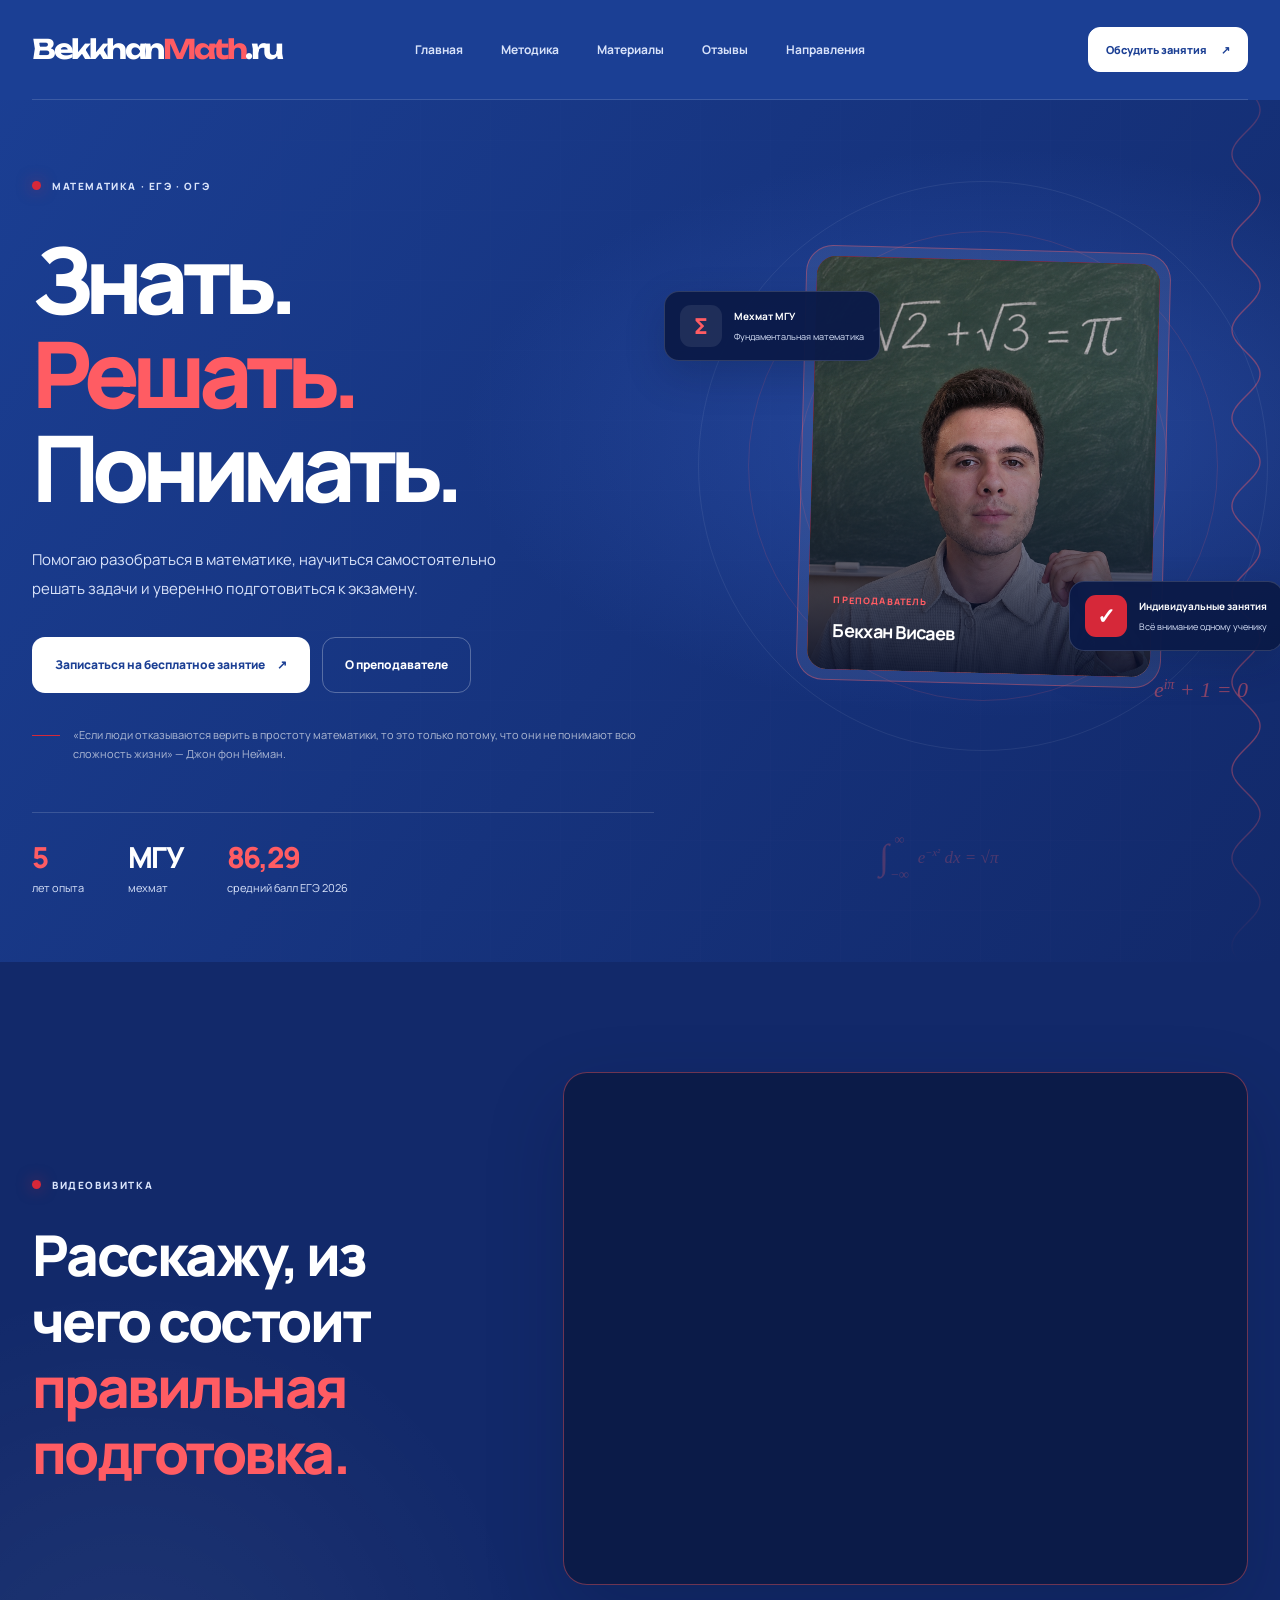
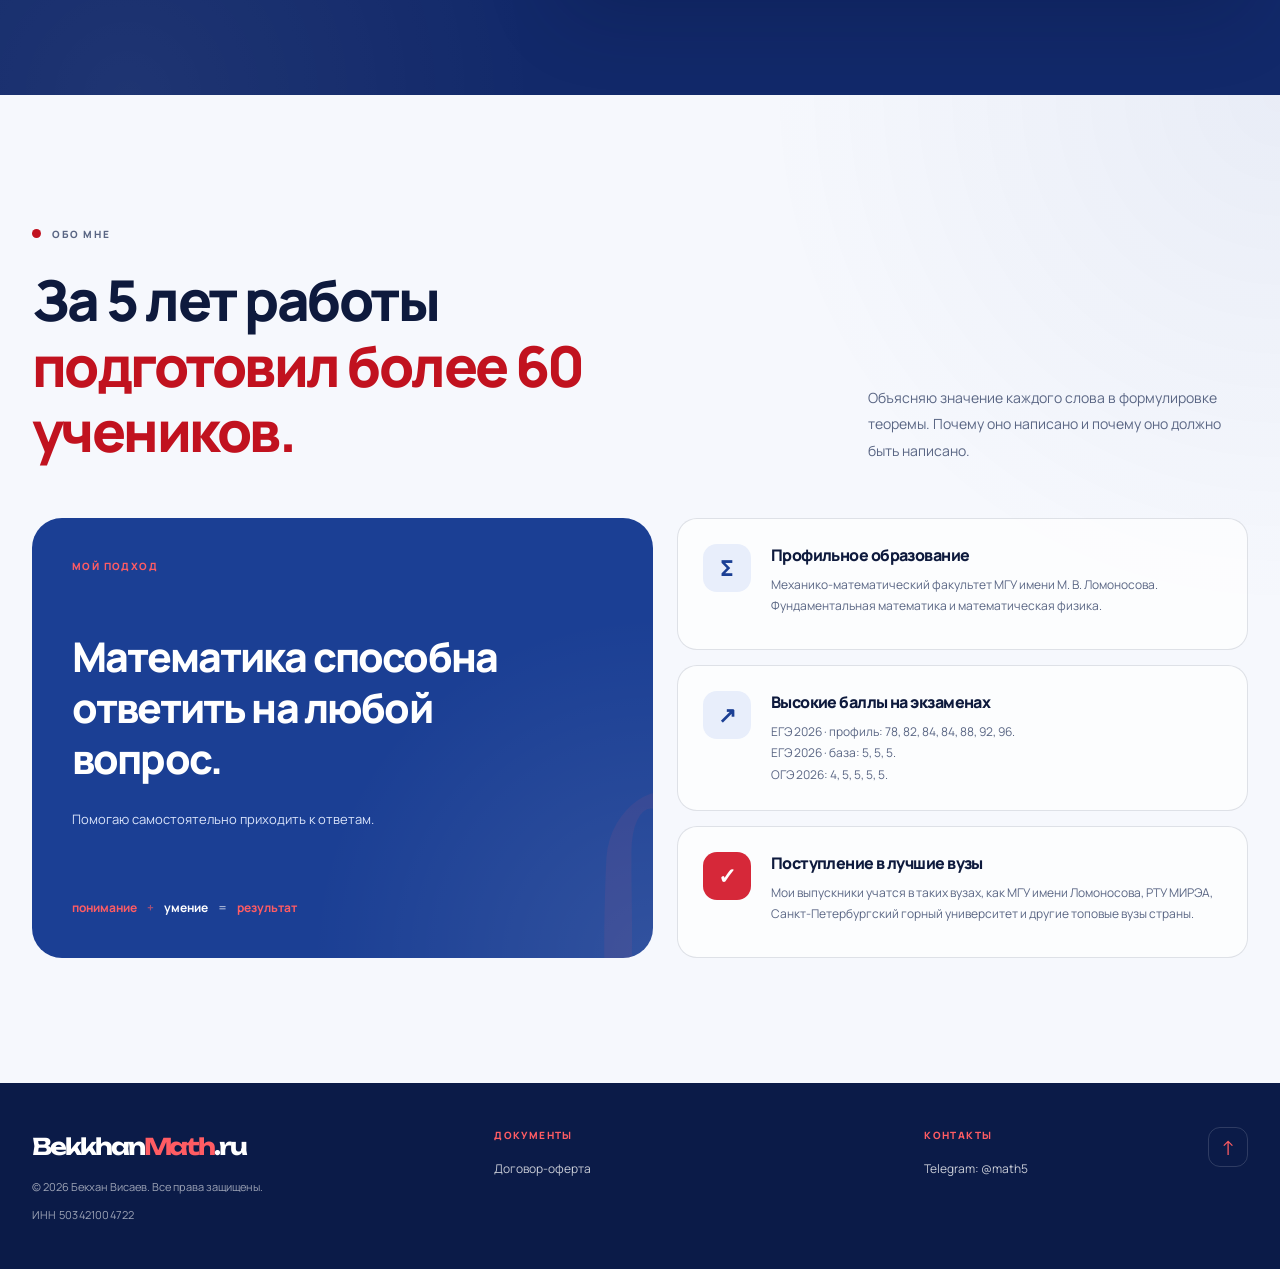
<file: index.html>
<!DOCTYPE html><html lang="ru"><head><meta charset="UTF-8"><meta name="viewport" content="width=device-width, initial-scale=1.0"><meta name="description" content="Бекхан Висаев — репетитор по математике. Понятная подготовка к ЕГЭ, ОГЭ и школьной программе."><meta name="theme-color" content="#1b3f94"><title>Репетитор по математике — ЕГЭ и ОГЭ | BekkhanMath.ru</title><link rel="canonical" href="https://bekkhanmath.ru/"><meta property="og:type" content="website"><meta property="og:site_name" content="BekkhanMath.ru"><meta property="og:locale" content="ru_RU"><meta property="og:title" content="Репетитор по математике — ЕГЭ и ОГЭ | BekkhanMath.ru"><meta property="og:description" content="Бекхан Висаев — репетитор по математике. Понятная подготовка к ЕГЭ, ОГЭ и школьной программе."><meta property="og:url" content="https://bekkhanmath.ru/"><meta property="og:image" content="https://bekkhanmath.ru/images/og-cover.jpg"><meta property="og:image:width" content="1200"><meta property="og:image:height" content="630"><meta name="twitter:card" content="summary_large_image"><script>(function(){var i=document.documentElement,d=window.matchMedia&&window.matchMedia("(prefers-reduced-motion: reduce)").matches;if(d||!("IntersectionObserver"in window))return;i.classList.add("js");try{sessionStorage.getItem("bm-seen")||(i.classList.add("first-visit"),sessionStorage.setItem("bm-seen","1"))}catch{}function o(){try{var r=document.querySelectorAll("[data-reveal]");if(!r.length)return;var s=new IntersectionObserver(function(n){var l=n.filter(function(e){return e.isIntersecting}).sort(function(e,a){var t=e.boundingClientRect,c=a.boundingClientRect;return t.top-c.top||t.left-c.left});l.forEach(function(e,a){var t=e.target;s.unobserve(t),t.style.setProperty("--reveal-delay",Math.min(a*.09,.54)+"s"),t.classList.add("is-visible"),t.addEventListener("animationend",function(){t.classList.add("reveal-done")},{once:!0})}),n.forEach(function(e){!e.isIntersecting&&e.boundingClientRect.bottom<0&&(s.unobserve(e.target),e.target.classList.add("is-visible","reveal-done"))})},{threshold:0,rootMargin:"0px 0px -8% 0px"});r.forEach(function(n){s.observe(n)})}catch{i.classList.remove("js")}}document.readyState==="loading"?document.addEventListener("DOMContentLoaded",o):o()})();</script><link rel="preload" href="fonts/Manrope-VariableFont_wght.woff2" as="font" type="font/woff2" crossorigin><link rel="preload" href="fonts/Unbounded-VariableFont_wght.woff2" as="font" type="font/woff2" crossorigin><link rel="stylesheet" href="css/main.css?v=3"><link rel="icon" type="image/svg+xml" href="images/icon.svg"></head><body id="top"><div class="site-background" aria-hidden="true"><div class="background-circle background-circle-1"></div><div class="background-circle background-circle-2"></div></div><header class="header"><div class="container header-inner"><a aria-label="BekkhanMath.ru — главная страница" class="logo" href="#home">Bekkhan<span class="logo-accent">Math</span><span>.</span>ru</a><nav aria-label="Основная навигация" class="navigation" id="site-navigation"><a href="#home">Главная</a><a href="method/">Методика</a><a href="materials/">Материалы</a><a href="reviews/">Отзывы</a><a href="services/">Направления</a></nav><button class="menu-toggle" type="button" aria-label="Открыть меню" aria-expanded="false" aria-controls="site-navigation"><span></span><span></span><span></span></button><a class="header-button" href="contacts/">Обсудить занятия <span aria-hidden="true">↗</span></a></div></header><main class="page-main home-main"><section class="hero section-dark" id="home"><div aria-hidden="true" class="hero-grid-pattern"></div><div aria-hidden="true" class="math-decoration math-decoration-1"></div><div aria-hidden="true" class="math-decoration math-decoration-2"><span class="int-sign">∫</span><span class="int-limits"><sup>∞</sup><sub>−∞</sub></span><span>e<sup>−x²</sup> dx = √π</span></div><div class="container hero-inner"><div class="hero-content"><div class="eyebrow hero-eyebrow" data-reveal><span class="status-dot"></span> МАТЕМАТИКА · ЕГЭ · ОГЭ</div><h1 class="hero-title" data-reveal>Знать.<br/><span>Решать.</span><br/>Понимать.</h1><p class="hero-description" data-reveal>Помогаю разобраться в математике, научиться самостоятельно решать задачи и уверенно подготовиться к экзамену.</p><div class="hero-buttons" data-reveal><a class="button button-light" href="contacts/"> Записаться на бесплатное занятие <span aria-hidden="true">↗</span> </a> <a class="button button-outline" href="#about"> О преподавателе </a></div><div class="hero-bottom-note" data-reveal><span class="note-line"></span>«Если люди отказываются верить в простоту математики, то это только потому, что они не понимают всю сложность жизни» — Джон фон Нейман.</div><div class="hero-stats" data-reveal><div class="hero-stat"><strong><span>5</span></strong> <span>лет опыта</span></div><div class="hero-stat"><strong>МГУ</strong> <span>мехмат</span></div><div class="hero-stat"><strong><span>86,29</span></strong> <span>средний балл ЕГЭ 2026</span></div></div></div><div class="hero-visual" data-reveal><div class="orbit orbit-1"></div><div class="orbit orbit-2"></div><div class="orbit orbit-3"></div><div class="floating-badge floating-badge-top"><span class="badge-symbol">Σ</span> <span> <strong>Мехмат МГУ</strong> <small>Фундаментальная математика</small> </span></div><div class="portrait-card"><div class="portrait-image"><img alt="Бекхан Висаев, преподаватель математики" fetchpriority="high" src="images/photo1.webp" width="941" height="1262" decoding="async"/><div class="portrait-image-overlay"></div><div class="portrait-caption"><span>ПРЕПОДАВАТЕЛЬ</span> <strong>Бекхан Висаев</strong></div></div></div><div class="floating-badge floating-badge-bottom"><span class="badge-symbol badge-symbol-accent">✓</span> <span> <strong>Индивидуальные занятия</strong> <small>Всё внимание одному ученику</small> </span></div><div aria-hidden="true" class="floating-formula">e<sup>iπ</sup> + 1 = 0</div></div></div></section><section class="video-section section-dark"><div class="container"><div class="video-grid"><div class="video-copy" data-reveal><div class="eyebrow hero-eyebrow" data-reveal><span class="status-dot"></span> ВИДЕОВИЗИТКА</div><h2 class="section-title" data-reveal>Расскажу, из чего состоит<br/><span>правильная подготовка.</span></h2></div><div class="video-frame" data-reveal><iframe src="https://vk.ru/video_ext.php?oid=-242562703&id=456239017&hash=353d1e84663c7c36&hd=4" title="Видеовизитка: Бекхан Висаев о том, из чего состоит правильная подготовка" allow="autoplay; encrypted-media; fullscreen; picture-in-picture; screen-wake-lock" allowfullscreen loading="lazy" referrerpolicy="strict-origin-when-cross-origin"></iframe></div></div></div></section><section class="section about-section" id="about"><div class="container"><div class="section-heading"><div><div class="eyebrow section-eyebrow" data-reveal><span class="section-dot"></span> ОБО МНЕ</div><h2 class="section-title" data-reveal>За 5 лет работы<br/><span class="text-accent">подготовил более 60 учеников.</span></h2></div><p class="section-heading-description" data-reveal>Объясняю значение каждого слова в формулировке теоремы. Почему оно написано и почему оно должно быть написано.</p></div><div class="about-grid"><div class="about-main-card" data-reveal><div class="about-card-top"><span class="mini-label">МОЙ ПОДХОД</span></div><h3>Математика способна ответить на любой вопрос.</h3><p>Помогаю самостоятельно приходить к ответам.</p><div class="formula-box"><span>понимание</span> <span class="formula-operator">+</span> <span>умение</span> <span class="formula-operator">=</span> <strong>результат</strong></div></div><div class="about-facts"><article class="fact-card" data-reveal><span class="fact-icon">Σ</span><div><h3>Профильное образование</h3><p>Механико-математический факультет МГУ имени М. В. Ломоносова. Фундаментальная математика и математическая физика.</p></div></article><article class="fact-card" data-reveal><span class="fact-icon">↗</span><div><h3>Высокие баллы на экзаменах</h3><p>ЕГЭ 2026 · профиль: 78, 82, 84, 84, 88, 92, 96.</p><p>ЕГЭ 2026 · база: 5, 5, 5.</p><p>ОГЭ 2026: 4, 5, 5, 5, 5.</p></div></article><article class="fact-card" data-reveal><span class="fact-icon fact-icon-accent">✓</span><div><h3>Поступление в лучшие вузы</h3><p>Мои выпускники учатся в таких вузах, как МГУ имени Ломоносова, РТУ МИРЭА, Санкт-Петербургский горный университет и другие топовые вузы страны.</p></div></article></div></div></div></section></main><footer class="footer"><div class="container footer-inner"><div class="footer-brand"><a class="logo footer-logo" href="#home">Bekkhan<span class="logo-accent">Math</span><span>.</span>ru</a><p class="footer-copyright">© 2026 Бекхан Висаев. Все права защищены.</p><p class="footer-requisites">ИНН 503421004722</p></div><nav class="footer-column" aria-label="Документы"><span class="footer-heading">Документы</span> <a href="offer/">Договор-оферта</a></nav><div class="footer-column"><span class="footer-heading">Контакты</span> <a href="https://t.me/math5" target="_blank" rel="noopener noreferrer">Telegram: @math5</a></div><a aria-label="Вернуться наверх" class="back-to-top" href="#top">↑</a></div></footer><script defer src="js/app.js?v=3"></script></body></html>
</file>
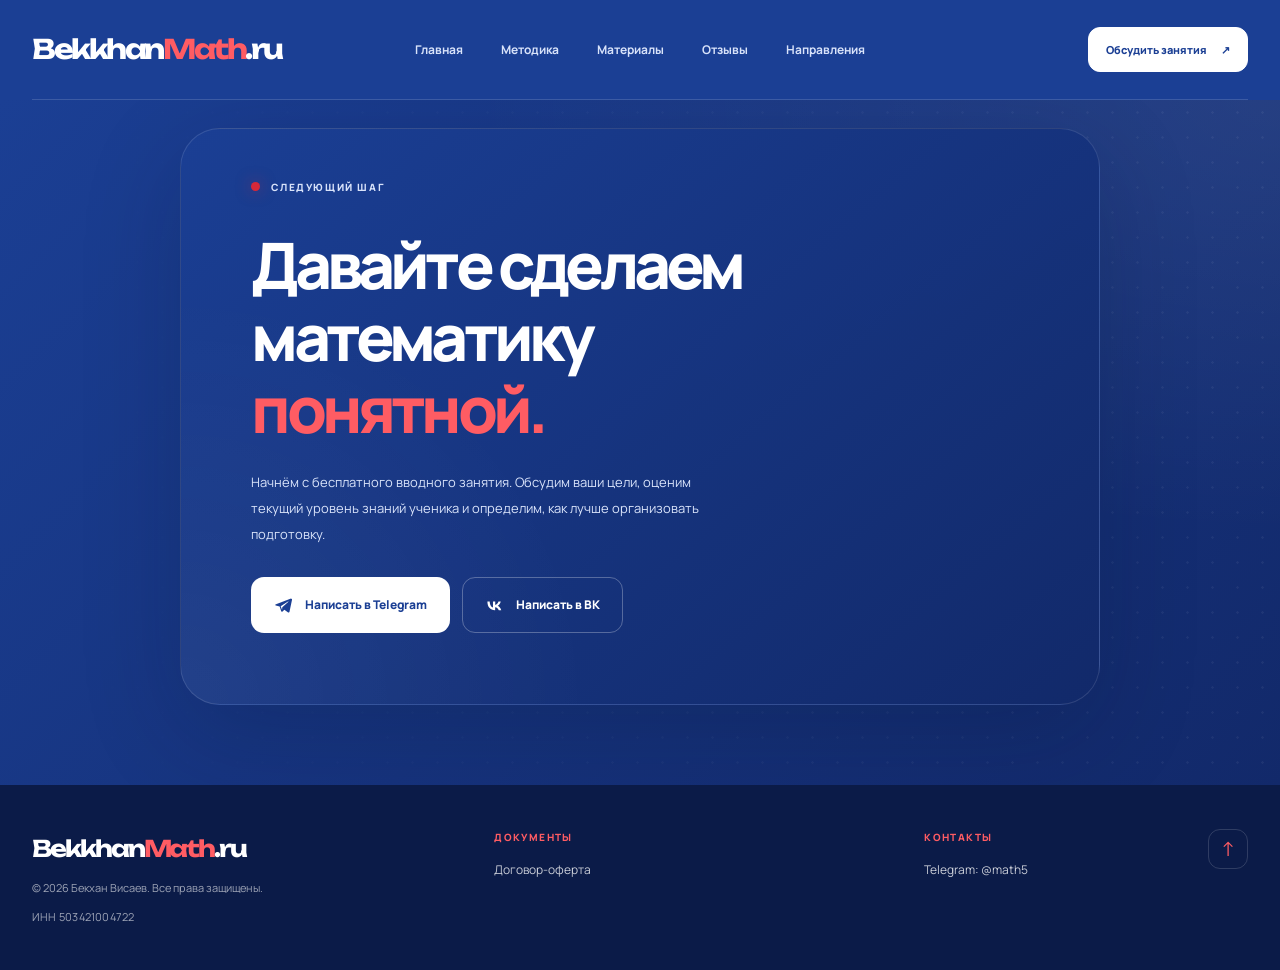
<file: contacts/index.html>
<!DOCTYPE html><html lang="ru"><head><meta charset="UTF-8"><meta name="viewport" content="width=device-width, initial-scale=1.0"><meta name="description" content="Свяжитесь с Бекханом Висаевым и запишитесь на бесплатное вводное занятие."><meta name="theme-color" content="#1b3f94"><title>Контакты и запись на занятия | BekkhanMath.ru</title><link rel="canonical" href="https://bekkhanmath.ru/contacts/"><meta property="og:type" content="website"><meta property="og:site_name" content="BekkhanMath.ru"><meta property="og:locale" content="ru_RU"><meta property="og:title" content="Контакты и запись на занятия | BekkhanMath.ru"><meta property="og:description" content="Свяжитесь с Бекханом Висаевым и запишитесь на бесплатное вводное занятие."><meta property="og:url" content="https://bekkhanmath.ru/contacts/"><meta property="og:image" content="https://bekkhanmath.ru/images/og-cover.jpg"><meta property="og:image:width" content="1200"><meta property="og:image:height" content="630"><meta name="twitter:card" content="summary_large_image"><script>(function(){var i=document.documentElement,d=window.matchMedia&&window.matchMedia("(prefers-reduced-motion: reduce)").matches;if(d||!("IntersectionObserver"in window))return;i.classList.add("js");try{sessionStorage.getItem("bm-seen")||(i.classList.add("first-visit"),sessionStorage.setItem("bm-seen","1"))}catch{}function o(){try{var r=document.querySelectorAll("[data-reveal]");if(!r.length)return;var s=new IntersectionObserver(function(n){var l=n.filter(function(e){return e.isIntersecting}).sort(function(e,a){var t=e.boundingClientRect,c=a.boundingClientRect;return t.top-c.top||t.left-c.left});l.forEach(function(e,a){var t=e.target;s.unobserve(t),t.style.setProperty("--reveal-delay",Math.min(a*.09,.54)+"s"),t.classList.add("is-visible"),t.addEventListener("animationend",function(){t.classList.add("reveal-done")},{once:!0})}),n.forEach(function(e){!e.isIntersecting&&e.boundingClientRect.bottom<0&&(s.unobserve(e.target),e.target.classList.add("is-visible","reveal-done"))})},{threshold:0,rootMargin:"0px 0px -8% 0px"});r.forEach(function(n){s.observe(n)})}catch{i.classList.remove("js")}}document.readyState==="loading"?document.addEventListener("DOMContentLoaded",o):o()})();</script><link rel="preload" href="../fonts/Manrope-VariableFont_wght.woff2" as="font" type="font/woff2" crossorigin><link rel="preload" href="../fonts/Unbounded-VariableFont_wght.woff2" as="font" type="font/woff2" crossorigin><link rel="stylesheet" href="../css/main.css?v=3"><link rel="icon" type="image/svg+xml" href="../images/icon.svg"></head><body id="top" class="subpage"><div class="site-background" aria-hidden="true"><div class="background-circle background-circle-1"></div><div class="background-circle background-circle-2"></div></div><header class="header header-static"><div class="container header-inner"><a aria-label="BekkhanMath.ru — главная страница" class="logo" href="../#home">Bekkhan<span class="logo-accent">Math</span><span>.</span>ru</a><nav aria-label="Основная навигация" class="navigation" id="site-navigation"><a href="../#home">Главная</a><a href="../method/">Методика</a><a href="../materials/">Материалы</a><a href="../reviews/">Отзывы</a><a href="../services/">Направления</a></nav><button class="menu-toggle" type="button" aria-label="Открыть меню" aria-expanded="false" aria-controls="site-navigation"><span></span><span></span><span></span></button><a class="header-button" href="../contacts/">Обсудить занятия <span aria-hidden="true">↗</span></a></div></header><main class="page-main"><section class="contacts-section section-dark" id="contacts"><div aria-hidden="true" class="contacts-pattern"></div><div class="container"><div class="contacts-card"><div class="contacts-main"><div class="eyebrow hero-eyebrow" data-reveal><span class="status-dot"></span> СЛЕДУЮЩИЙ ШАГ</div><h2 class="contacts-title" data-reveal>Давайте сделаем<br/>математику<br/><span>понятной.</span></h2><p class="contacts-description" data-reveal>Начнём с бесплатного вводного занятия. Обсудим ваши цели, оценим текущий уровень знаний ученика и определим, как лучше организовать подготовку.</p><div class="contacts-buttons" data-reveal><a class="button button-light" href="https://t.me/m/Rl15sw8SMDNi" rel="noopener noreferrer" target="_blank"> <svg class="button-icon" viewBox="0 0 24 24" aria-hidden="true" focusable="false"><path d="M21.9 3.2 2.6 10.6c-1.3.5-1.3 1.3-.2 1.6l4.9 1.5 1.9 5.8c.2.6.4.8.9.8.4 0 .6-.2.9-.4l2.4-2.3 4.9 3.6c.9.5 1.5.2 1.7-.8l3.2-15.2c.3-1.2-.5-1.8-1.3-1.4zM8.6 13.2l9.5-6c.5-.3.9-.1.5.2l-7.9 7.1-.3 3.3z"/></svg> Написать в Telegram </a> <a class="button button-outline" href="https://vk.ru/bkkhn" rel="noopener noreferrer" target="_blank"> <svg class="button-icon" viewBox="0 0 24 24" aria-hidden="true" focusable="false"><path d="M12.8 18.4C6.7 18.4 3.2 14.2 3.1 7.2h3c.1 5.1 2.4 7.3 4.2 7.7V7.2h2.9v4.4c1.8-.2 3.6-2.2 4.2-4.4h2.9c-.5 2.7-2.5 4.7-3.9 5.5 1.4.7 3.7 2.4 4.6 5.7h-3.2c-.7-2.1-2.4-3.8-4.7-4v4z"/></svg> Написать в ВК </a></div></div></div></div></section></main><footer class="footer"><div class="container footer-inner"><div class="footer-brand"><a class="logo footer-logo" href="../#home">Bekkhan<span class="logo-accent">Math</span><span>.</span>ru</a><p class="footer-copyright">© 2026 Бекхан Висаев. Все права защищены.</p><p class="footer-requisites">ИНН 503421004722</p></div><nav class="footer-column" aria-label="Документы"><span class="footer-heading">Документы</span> <a href="../offer/">Договор-оферта</a></nav><div class="footer-column"><span class="footer-heading">Контакты</span> <a href="https://t.me/math5" target="_blank" rel="noopener noreferrer">Telegram: @math5</a></div><a aria-label="Вернуться наверх" class="back-to-top" href="#top">↑</a></div></footer><script defer src="../js/app.js?v=3"></script></body></html>
</file>
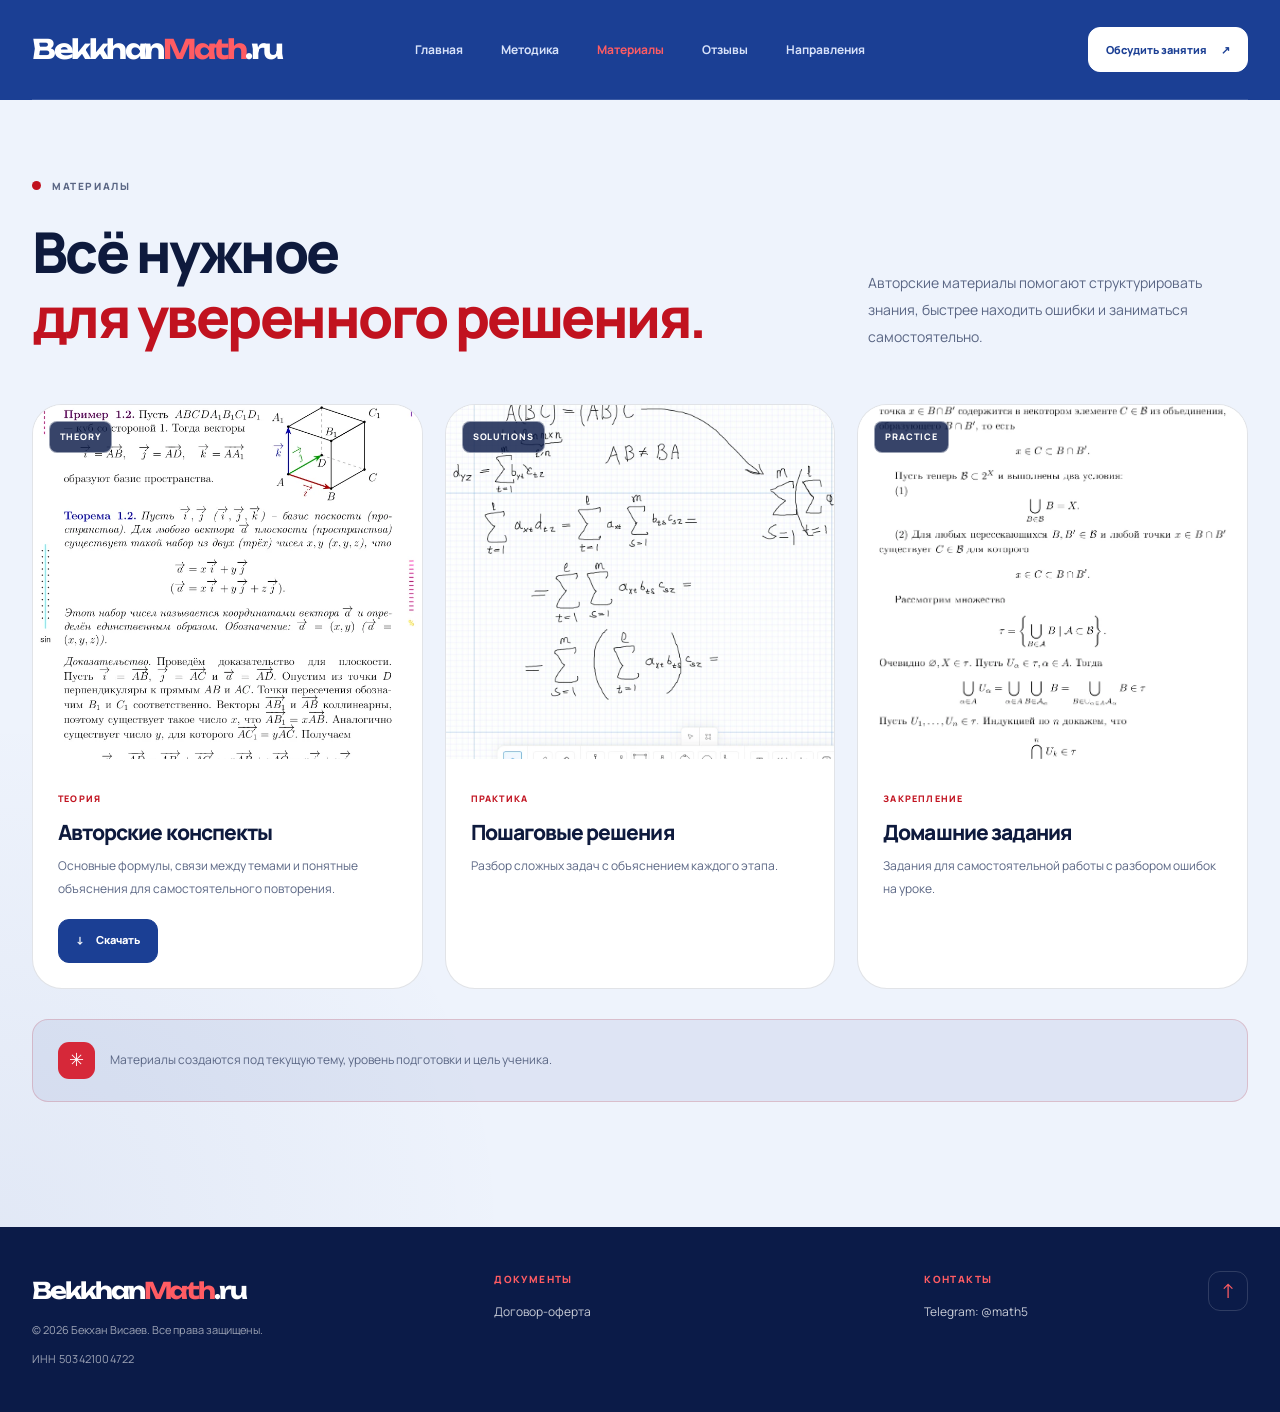
<file: materials/index.html>
<!DOCTYPE html><html lang="ru"><head><meta charset="UTF-8"><meta name="viewport" content="width=device-width, initial-scale=1.0"><meta name="description" content="Авторские конспекты, пошаговые решения и материалы для самостоятельной подготовки."><meta name="theme-color" content="#1b3f94"><title>Материалы по математике | BekkhanMath.ru</title><link rel="canonical" href="https://bekkhanmath.ru/materials/"><meta property="og:type" content="website"><meta property="og:site_name" content="BekkhanMath.ru"><meta property="og:locale" content="ru_RU"><meta property="og:title" content="Материалы по математике | BekkhanMath.ru"><meta property="og:description" content="Авторские конспекты, пошаговые решения и материалы для самостоятельной подготовки."><meta property="og:url" content="https://bekkhanmath.ru/materials/"><meta property="og:image" content="https://bekkhanmath.ru/images/og-cover.jpg"><meta property="og:image:width" content="1200"><meta property="og:image:height" content="630"><meta name="twitter:card" content="summary_large_image"><script>(function(){var i=document.documentElement,d=window.matchMedia&&window.matchMedia("(prefers-reduced-motion: reduce)").matches;if(d||!("IntersectionObserver"in window))return;i.classList.add("js");try{sessionStorage.getItem("bm-seen")||(i.classList.add("first-visit"),sessionStorage.setItem("bm-seen","1"))}catch{}function o(){try{var r=document.querySelectorAll("[data-reveal]");if(!r.length)return;var s=new IntersectionObserver(function(n){var l=n.filter(function(e){return e.isIntersecting}).sort(function(e,a){var t=e.boundingClientRect,c=a.boundingClientRect;return t.top-c.top||t.left-c.left});l.forEach(function(e,a){var t=e.target;s.unobserve(t),t.style.setProperty("--reveal-delay",Math.min(a*.09,.54)+"s"),t.classList.add("is-visible"),t.addEventListener("animationend",function(){t.classList.add("reveal-done")},{once:!0})}),n.forEach(function(e){!e.isIntersecting&&e.boundingClientRect.bottom<0&&(s.unobserve(e.target),e.target.classList.add("is-visible","reveal-done"))})},{threshold:0,rootMargin:"0px 0px -8% 0px"});r.forEach(function(n){s.observe(n)})}catch{i.classList.remove("js")}}document.readyState==="loading"?document.addEventListener("DOMContentLoaded",o):o()})();</script><link rel="preload" href="../fonts/Manrope-VariableFont_wght.woff2" as="font" type="font/woff2" crossorigin><link rel="preload" href="../fonts/Unbounded-VariableFont_wght.woff2" as="font" type="font/woff2" crossorigin><link rel="stylesheet" href="../css/main.css?v=3"><link rel="icon" type="image/svg+xml" href="../images/icon.svg"></head><body id="top" class="subpage"><div class="site-background" aria-hidden="true"><div class="background-circle background-circle-1"></div><div class="background-circle background-circle-2"></div></div><header class="header header-static"><div class="container header-inner"><a aria-label="BekkhanMath.ru — главная страница" class="logo" href="../#home">Bekkhan<span class="logo-accent">Math</span><span>.</span>ru</a><nav aria-label="Основная навигация" class="navigation" id="site-navigation"><a href="../#home">Главная</a><a href="../method/">Методика</a><a href="../materials/" aria-current="page">Материалы</a><a href="../reviews/">Отзывы</a><a href="../services/">Направления</a></nav><button class="menu-toggle" type="button" aria-label="Открыть меню" aria-expanded="false" aria-controls="site-navigation"><span></span><span></span><span></span></button><a class="header-button" href="../contacts/">Обсудить занятия <span aria-hidden="true">↗</span></a></div></header><main class="page-main"><section class="section materials-section" id="materials"><div class="container"><div class="section-heading"><div><div class="eyebrow section-eyebrow" data-reveal><span class="section-dot"></span> МАТЕРИАЛЫ</div><h2 class="section-title" data-reveal>Всё нужное<br/><span class="text-accent">для уверенного решения.</span></h2></div><p class="section-heading-description" data-reveal>Авторские материалы помогают структурировать знания, быстрее находить ошибки и заниматься самостоятельно.</p></div><div class="materials-grid"><article class="material-card" data-reveal><div class="material-image material-image-1"><img alt="Пример авторского конспекта по математике" loading="lazy" src="../images/photo2.webp"/> <span class="material-image-label">THEORY</span></div><div class="material-info"><span class="material-category">ТЕОРИЯ</span><h3>Авторские конспекты</h3><p>Основные формулы, связи между темами и понятные объяснения для самостоятельного повторения.</p><a class="button materials-download-button" href="https://t.me/+UmR7ZJi1wTlmYjQy" target="_blank" rel="noopener noreferrer"><span aria-hidden="true">↓</span> Скачать</a></div></article><article class="material-card" data-reveal><div class="material-image material-image-2"><img alt="Примеры пошаговых решений задач ЕГЭ" loading="lazy" src="../images/photo3.webp"/> <span class="material-image-label">SOLUTIONS</span></div><div class="material-info"><span class="material-category">ПРАКТИКА</span><h3>Пошаговые решения</h3><p>Разбор сложных задач с объяснением каждого этапа.</p></div></article><article class="material-card" data-reveal><div class="material-image material-image-3"><img alt="Учебные материалы и задания для самостоятельной работы" loading="lazy" src="../images/photo4.webp"/> <span class="material-image-label">PRACTICE</span></div><div class="material-info"><span class="material-category">ЗАКРЕПЛЕНИЕ</span><h3>Домашние задания</h3><p>Задания для самостоятельной работы с разбором ошибок на уроке.</p></div></article></div><div class="materials-bottom-note"><span class="materials-note-icon">✳</span><p>Материалы создаются под текущую тему, уровень подготовки и цель ученика.</p></div></div></section></main><footer class="footer"><div class="container footer-inner"><div class="footer-brand"><a class="logo footer-logo" href="../#home">Bekkhan<span class="logo-accent">Math</span><span>.</span>ru</a><p class="footer-copyright">© 2026 Бекхан Висаев. Все права защищены.</p><p class="footer-requisites">ИНН 503421004722</p></div><nav class="footer-column" aria-label="Документы"><span class="footer-heading">Документы</span> <a href="../offer/">Договор-оферта</a></nav><div class="footer-column"><span class="footer-heading">Контакты</span> <a href="https://t.me/math5" target="_blank" rel="noopener noreferrer">Telegram: @math5</a></div><a aria-label="Вернуться наверх" class="back-to-top" href="#top">↑</a></div></footer><script defer src="../js/app.js?v=3"></script></body></html>
</file>
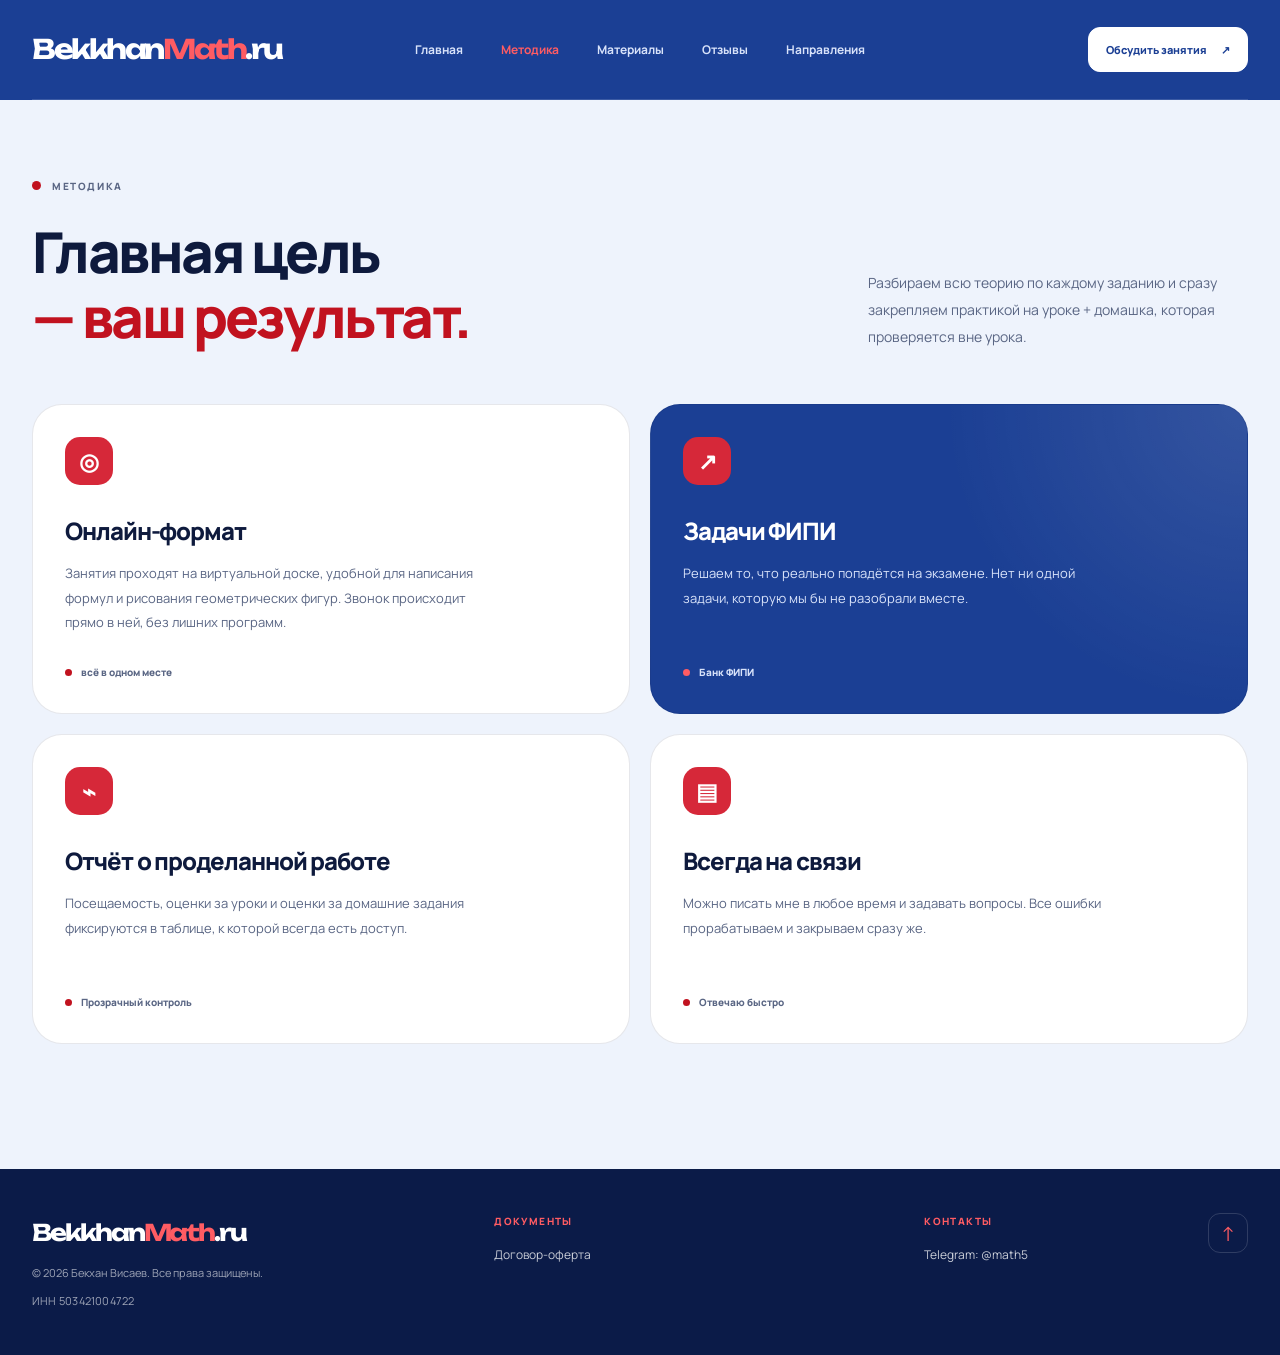
<file: method/index.html>
<!DOCTYPE html><html lang="ru"><head><meta charset="UTF-8"><meta name="viewport" content="width=device-width, initial-scale=1.0"><meta name="description" content="Как проходят занятия по математике: академический подход, задачи банка ФИПИ, отчёт о проделанной работе и связь с репетитором в любое время."><meta name="theme-color" content="#1b3f94"><title>Методика преподавания | BekkhanMath.ru</title><link rel="canonical" href="https://bekkhanmath.ru/method/"><meta property="og:type" content="website"><meta property="og:site_name" content="BekkhanMath.ru"><meta property="og:locale" content="ru_RU"><meta property="og:title" content="Методика преподавания | BekkhanMath.ru"><meta property="og:description" content="Как проходят занятия по математике: академический подход, задачи банка ФИПИ, отчёт о проделанной работе и связь с репетитором в любое время."><meta property="og:url" content="https://bekkhanmath.ru/method/"><meta property="og:image" content="https://bekkhanmath.ru/images/og-cover.jpg"><meta property="og:image:width" content="1200"><meta property="og:image:height" content="630"><meta name="twitter:card" content="summary_large_image"><script>(function(){var i=document.documentElement,d=window.matchMedia&&window.matchMedia("(prefers-reduced-motion: reduce)").matches;if(d||!("IntersectionObserver"in window))return;i.classList.add("js");try{sessionStorage.getItem("bm-seen")||(i.classList.add("first-visit"),sessionStorage.setItem("bm-seen","1"))}catch{}function o(){try{var r=document.querySelectorAll("[data-reveal]");if(!r.length)return;var s=new IntersectionObserver(function(n){var l=n.filter(function(e){return e.isIntersecting}).sort(function(e,a){var t=e.boundingClientRect,c=a.boundingClientRect;return t.top-c.top||t.left-c.left});l.forEach(function(e,a){var t=e.target;s.unobserve(t),t.style.setProperty("--reveal-delay",Math.min(a*.09,.54)+"s"),t.classList.add("is-visible"),t.addEventListener("animationend",function(){t.classList.add("reveal-done")},{once:!0})}),n.forEach(function(e){!e.isIntersecting&&e.boundingClientRect.bottom<0&&(s.unobserve(e.target),e.target.classList.add("is-visible","reveal-done"))})},{threshold:0,rootMargin:"0px 0px -8% 0px"});r.forEach(function(n){s.observe(n)})}catch{i.classList.remove("js")}}document.readyState==="loading"?document.addEventListener("DOMContentLoaded",o):o()})();</script><link rel="preload" href="../fonts/Manrope-VariableFont_wght.woff2" as="font" type="font/woff2" crossorigin><link rel="preload" href="../fonts/Unbounded-VariableFont_wght.woff2" as="font" type="font/woff2" crossorigin><link rel="stylesheet" href="../css/main.css?v=3"><link rel="icon" type="image/svg+xml" href="../images/icon.svg"></head><body id="top" class="subpage"><div class="site-background" aria-hidden="true"><div class="background-circle background-circle-1"></div><div class="background-circle background-circle-2"></div></div><header class="header header-static"><div class="container header-inner"><a aria-label="BekkhanMath.ru — главная страница" class="logo" href="../#home">Bekkhan<span class="logo-accent">Math</span><span>.</span>ru</a><nav aria-label="Основная навигация" class="navigation" id="site-navigation"><a href="../#home">Главная</a><a href="../method/" aria-current="page">Методика</a><a href="../materials/">Материалы</a><a href="../reviews/">Отзывы</a><a href="../services/">Направления</a></nav><button class="menu-toggle" type="button" aria-label="Открыть меню" aria-expanded="false" aria-controls="site-navigation"><span></span><span></span><span></span></button><a class="header-button" href="../contacts/">Обсудить занятия <span aria-hidden="true">↗</span></a></div></header><main class="page-main"><section class="section method-section" id="method"><div class="container"><div class="section-heading"><div><div class="eyebrow section-eyebrow" data-reveal><span class="section-dot"></span> МЕТОДИКА</div><h2 class="section-title" data-reveal>Главная цель<br/><span class="text-accent">— ваш результат.</span></h2></div><p class="section-heading-description" data-reveal>Разбираем всю теорию по каждому заданию и сразу закрепляем практикой на уроке + домашка, которая проверяется вне урока.</p></div><div class="method-grid"><article class="method-card" data-reveal><div class="method-card-top"><span class="method-icon">◎</span></div><h3>Онлайн-формат</h3><p>Занятия проходят на виртуальной доске, удобной для написания формул и рисования геометрических фигур. Звонок происходит прямо в ней, без лишних программ.</p><div class="method-tag"><span></span> всё в одном месте</div></article><article class="method-card method-card-highlight" data-reveal><div class="method-card-top"><span class="method-icon">↗</span></div><h3>Задачи ФИПИ</h3><p>Решаем то, что реально попадётся на экзамене. Нет ни одной задачи, которую мы бы не разобрали вместе.</p><div class="method-tag"><span></span> Банк ФИПИ</div></article><article class="method-card" data-reveal><div class="method-card-top"><span class="method-icon">⌁</span></div><h3>Отчёт о проделанной работе</h3><p>Посещаемость, оценки за уроки и оценки за домашние задания фиксируются в таблице, к которой всегда есть доступ.</p><div class="method-tag"><span></span> Прозрачный контроль</div></article><article class="method-card" data-reveal><div class="method-card-top"><span class="method-icon">▤</span></div><h3>Всегда на связи</h3><p>Можно писать мне в любое время и задавать вопросы. Все ошибки прорабатываем и закрываем сразу же.</p><div class="method-tag"><span></span> Отвечаю быстро</div></article></div></div></section></main><footer class="footer"><div class="container footer-inner"><div class="footer-brand"><a class="logo footer-logo" href="../#home">Bekkhan<span class="logo-accent">Math</span><span>.</span>ru</a><p class="footer-copyright">© 2026 Бекхан Висаев. Все права защищены.</p><p class="footer-requisites">ИНН 503421004722</p></div><nav class="footer-column" aria-label="Документы"><span class="footer-heading">Документы</span> <a href="../offer/">Договор-оферта</a></nav><div class="footer-column"><span class="footer-heading">Контакты</span> <a href="https://t.me/math5" target="_blank" rel="noopener noreferrer">Telegram: @math5</a></div><a aria-label="Вернуться наверх" class="back-to-top" href="#top">↑</a></div></footer><script defer src="../js/app.js?v=3"></script></body></html>
</file>
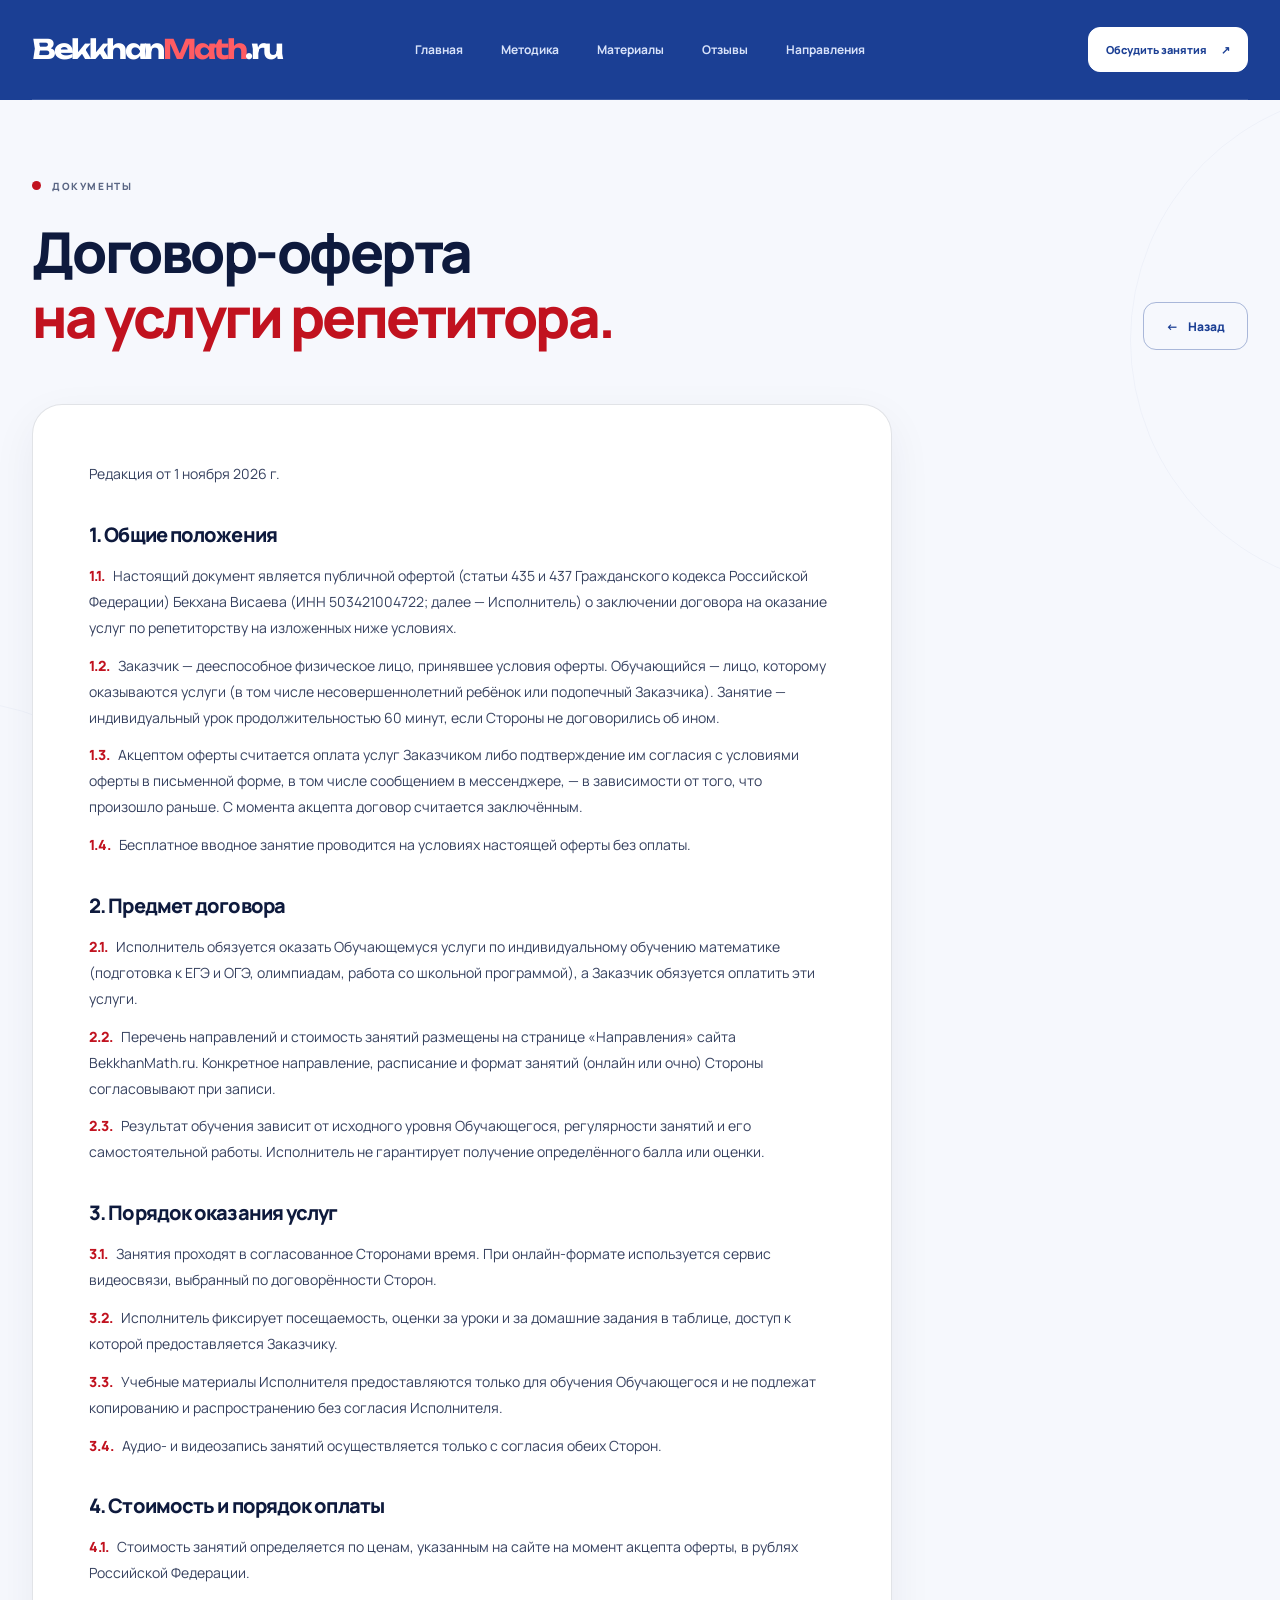
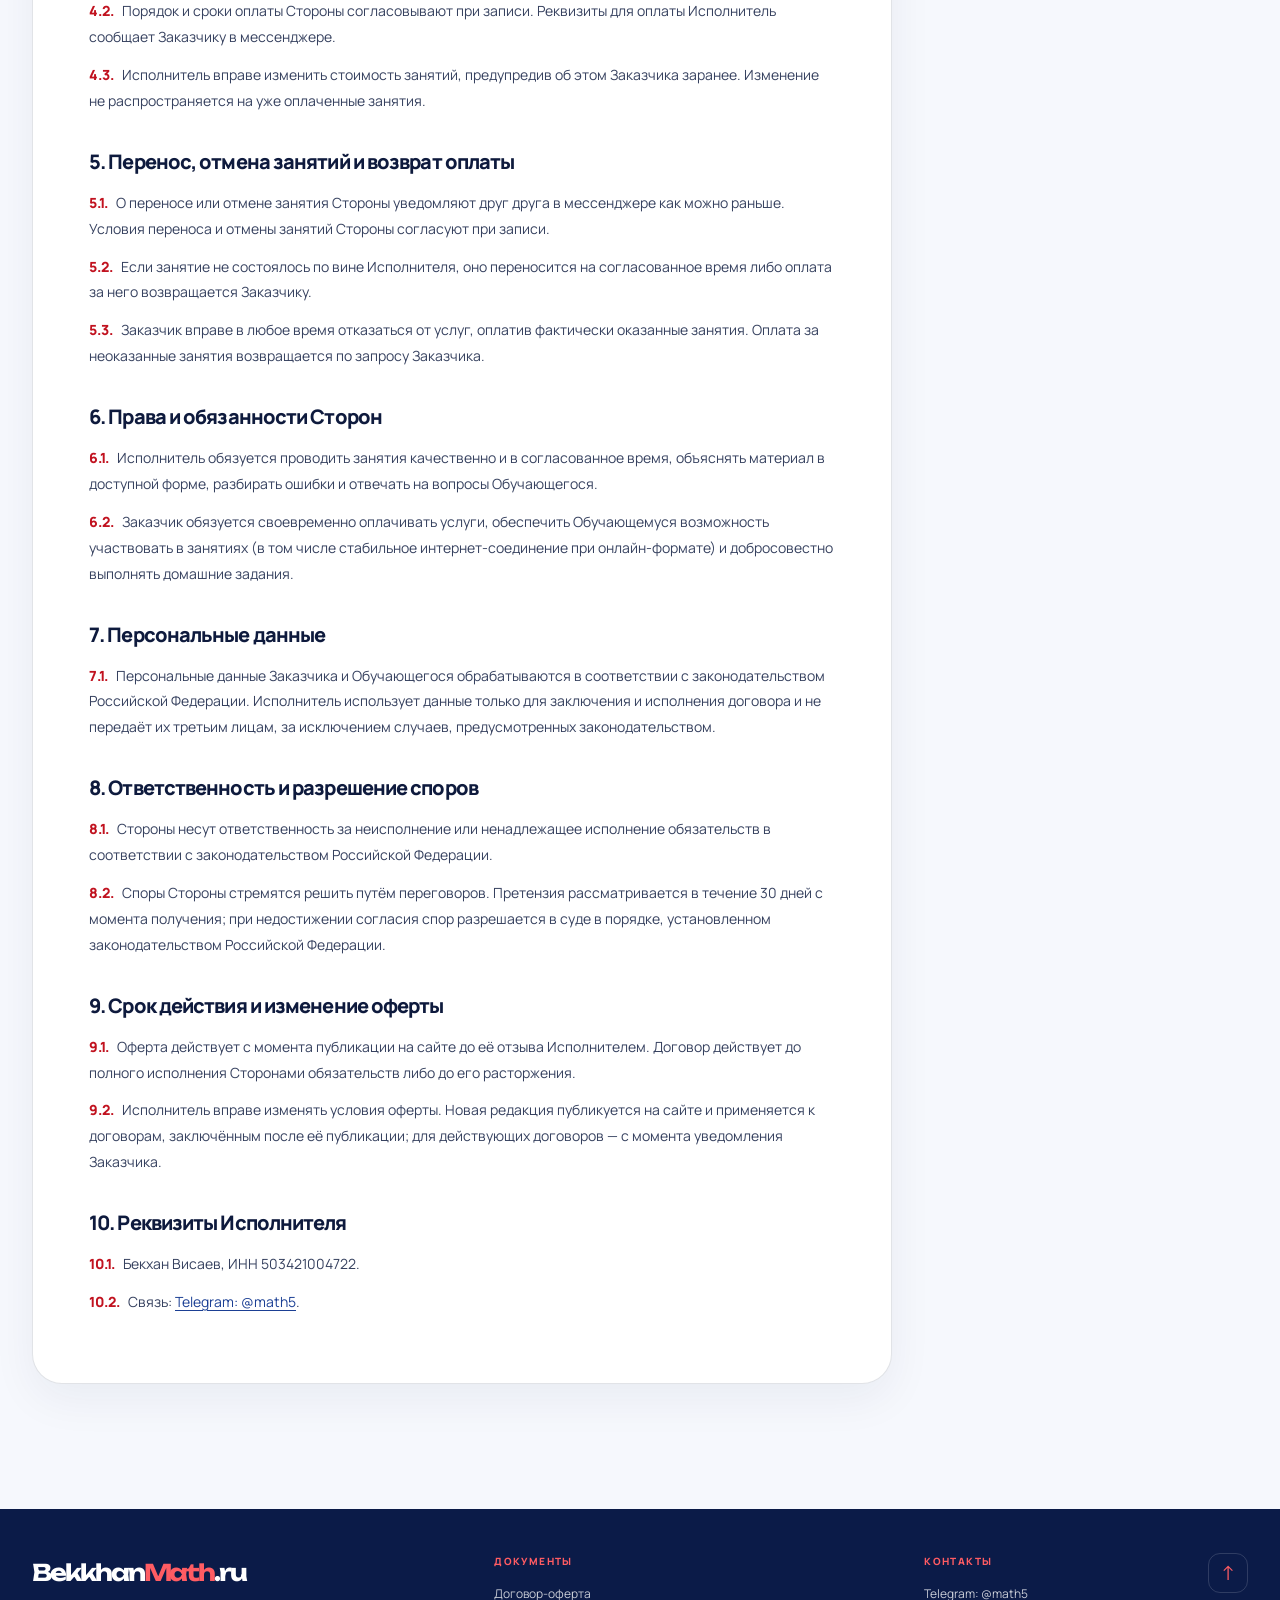
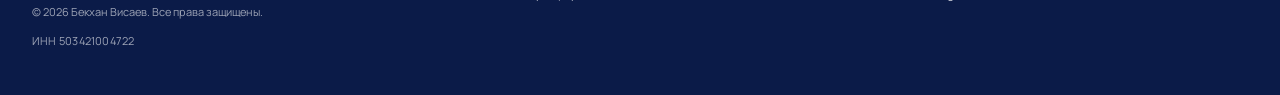
<file: offer/index.html>
<!DOCTYPE html><html lang="ru"><head><meta charset="UTF-8"><meta name="viewport" content="width=device-width, initial-scale=1.0"><meta name="description" content="Публичная оферта на оказание услуг по репетиторству по математике — Бекхан Висаев."><meta name="theme-color" content="#1b3f94"><title>Договор-оферта | BekkhanMath.ru</title><link rel="canonical" href="https://bekkhanmath.ru/offer/"><meta property="og:type" content="website"><meta property="og:site_name" content="BekkhanMath.ru"><meta property="og:locale" content="ru_RU"><meta property="og:title" content="Договор-оферта | BekkhanMath.ru"><meta property="og:description" content="Публичная оферта на оказание услуг по репетиторству по математике — Бекхан Висаев."><meta property="og:url" content="https://bekkhanmath.ru/offer/"><meta property="og:image" content="https://bekkhanmath.ru/images/og-cover.jpg"><meta property="og:image:width" content="1200"><meta property="og:image:height" content="630"><meta name="twitter:card" content="summary_large_image"><script>(function(){var i=document.documentElement,d=window.matchMedia&&window.matchMedia("(prefers-reduced-motion: reduce)").matches;if(d||!("IntersectionObserver"in window))return;i.classList.add("js");try{sessionStorage.getItem("bm-seen")||(i.classList.add("first-visit"),sessionStorage.setItem("bm-seen","1"))}catch{}function o(){try{var r=document.querySelectorAll("[data-reveal]");if(!r.length)return;var s=new IntersectionObserver(function(n){var l=n.filter(function(e){return e.isIntersecting}).sort(function(e,a){var t=e.boundingClientRect,c=a.boundingClientRect;return t.top-c.top||t.left-c.left});l.forEach(function(e,a){var t=e.target;s.unobserve(t),t.style.setProperty("--reveal-delay",Math.min(a*.09,.54)+"s"),t.classList.add("is-visible"),t.addEventListener("animationend",function(){t.classList.add("reveal-done")},{once:!0})}),n.forEach(function(e){!e.isIntersecting&&e.boundingClientRect.bottom<0&&(s.unobserve(e.target),e.target.classList.add("is-visible","reveal-done"))})},{threshold:0,rootMargin:"0px 0px -8% 0px"});r.forEach(function(n){s.observe(n)})}catch{i.classList.remove("js")}}document.readyState==="loading"?document.addEventListener("DOMContentLoaded",o):o()})();</script><link rel="preload" href="../fonts/Manrope-VariableFont_wght.woff2" as="font" type="font/woff2" crossorigin><link rel="preload" href="../fonts/Unbounded-VariableFont_wght.woff2" as="font" type="font/woff2" crossorigin><link rel="stylesheet" href="../css/main.css?v=3"><link rel="icon" type="image/svg+xml" href="../images/icon.svg"></head><body id="top" class="subpage"><div class="site-background" aria-hidden="true"><div class="background-circle background-circle-1"></div><div class="background-circle background-circle-2"></div></div><header class="header header-static"><div class="container header-inner"><a aria-label="BekkhanMath.ru — главная страница" class="logo" href="../#home">Bekkhan<span class="logo-accent">Math</span><span>.</span>ru</a><nav aria-label="Основная навигация" class="navigation" id="site-navigation"><a href="../#home">Главная</a><a href="../method/">Методика</a><a href="../materials/">Материалы</a><a href="../reviews/">Отзывы</a><a href="../services/">Направления</a></nav><button class="menu-toggle" type="button" aria-label="Открыть меню" aria-expanded="false" aria-controls="site-navigation"><span></span><span></span><span></span></button><a class="header-button" href="../contacts/">Обсудить занятия <span aria-hidden="true">↗</span></a></div></header><main class="page-main"><section class="section doc-section" id="document"><div class="container"><div class="section-heading doc-heading"><div><div class="eyebrow section-eyebrow" data-reveal><span class="section-dot"></span> ДОКУМЕНТЫ</div><h1 class="section-title" data-reveal>Договор-оферта<br/><span class="text-accent">на услуги репетитора.</span></h1></div><a class="back-button" href="../contacts/" data-back data-reveal><span aria-hidden="true">←</span> Назад</a></div><article class="doc-card" data-reveal><p class="doc-meta">Редакция от 1 ноября 2026 г.</p><h2>1. Общие положения</h2><p><span class="clause-num">1.1.</span>Настоящий документ является публичной офертой (статьи 435 и 437 Гражданского кодекса Российской Федерации) Бекхана Висаева (ИНН 503421004722; далее — Исполнитель) о заключении договора на оказание услуг по репетиторству на изложенных ниже условиях.</p><p><span class="clause-num">1.2.</span>Заказчик — дееспособное физическое лицо, принявшее условия оферты. Обучающийся — лицо, которому оказываются услуги (в том числе несовершеннолетний ребёнок или подопечный Заказчика). Занятие — индивидуальный урок продолжительностью 60 минут, если Стороны не договорились об ином.</p><p><span class="clause-num">1.3.</span>Акцептом оферты считается оплата услуг Заказчиком либо подтверждение им согласия с условиями оферты в письменной форме, в том числе сообщением в мессенджере, — в зависимости от того, что произошло раньше. С момента акцепта договор считается заключённым.</p><p><span class="clause-num">1.4.</span>Бесплатное вводное занятие проводится на условиях настоящей оферты без оплаты.</p><h2>2. Предмет договора</h2><p><span class="clause-num">2.1.</span>Исполнитель обязуется оказать Обучающемуся услуги по индивидуальному обучению математике (подготовка к ЕГЭ и ОГЭ, олимпиадам, работа со школьной программой), а Заказчик обязуется оплатить эти услуги.</p><p><span class="clause-num">2.2.</span>Перечень направлений и стоимость занятий размещены на странице «Направления» сайта BekkhanMath.ru. Конкретное направление, расписание и формат занятий (онлайн или очно) Стороны согласовывают при записи.</p><p><span class="clause-num">2.3.</span>Результат обучения зависит от исходного уровня Обучающегося, регулярности занятий и его самостоятельной работы. Исполнитель не гарантирует получение определённого балла или оценки.</p><h2>3. Порядок оказания услуг</h2><p><span class="clause-num">3.1.</span>Занятия проходят в согласованное Сторонами время. При онлайн-формате используется сервис видеосвязи, выбранный по договорённости Сторон.</p><p><span class="clause-num">3.2.</span>Исполнитель фиксирует посещаемость, оценки за уроки и за домашние задания в таблице, доступ к которой предоставляется Заказчику.</p><p><span class="clause-num">3.3.</span>Учебные материалы Исполнителя предоставляются только для обучения Обучающегося и не подлежат копированию и распространению без согласия Исполнителя.</p><p><span class="clause-num">3.4.</span>Аудио- и видеозапись занятий осуществляется только с согласия обеих Сторон.</p><h2>4. Стоимость и порядок оплаты</h2><p><span class="clause-num">4.1.</span>Стоимость занятий определяется по ценам, указанным на сайте на момент акцепта оферты, в рублях Российской Федерации.</p><p><span class="clause-num">4.2.</span>Порядок и сроки оплаты Стороны согласовывают при записи. Реквизиты для оплаты Исполнитель сообщает Заказчику в мессенджере.</p><p><span class="clause-num">4.3.</span>Исполнитель вправе изменить стоимость занятий, предупредив об этом Заказчика заранее. Изменение не распространяется на уже оплаченные занятия.</p><h2>5. Перенос, отмена занятий и возврат оплаты</h2><p><span class="clause-num">5.1.</span>О переносе или отмене занятия Стороны уведомляют друг друга в мессенджере как можно раньше. Условия переноса и отмены занятий Стороны согласуют при записи.</p><p><span class="clause-num">5.2.</span>Если занятие не состоялось по вине Исполнителя, оно переносится на согласованное время либо оплата за него возвращается Заказчику.</p><p><span class="clause-num">5.3.</span>Заказчик вправе в любое время отказаться от услуг, оплатив фактически оказанные занятия. Оплата за неоказанные занятия возвращается по запросу Заказчика.</p><h2>6. Права и обязанности Сторон</h2><p><span class="clause-num">6.1.</span>Исполнитель обязуется проводить занятия качественно и в согласованное время, объяснять материал в доступной форме, разбирать ошибки и отвечать на вопросы Обучающегося.</p><p><span class="clause-num">6.2.</span>Заказчик обязуется своевременно оплачивать услуги, обеспечить Обучающемуся возможность участвовать в занятиях (в том числе стабильное интернет-соединение при онлайн-формате) и добросовестно выполнять домашние задания.</p><h2>7. Персональные данные</h2><p><span class="clause-num">7.1.</span>Персональные данные Заказчика и Обучающегося обрабатываются в соответствии с законодательством Российской Федерации. Исполнитель использует данные только для заключения и исполнения договора и не передаёт их третьим лицам, за исключением случаев, предусмотренных законодательством.</p><h2>8. Ответственность и разрешение споров</h2><p><span class="clause-num">8.1.</span>Стороны несут ответственность за неисполнение или ненадлежащее исполнение обязательств в соответствии с законодательством Российской Федерации.</p><p><span class="clause-num">8.2.</span>Споры Стороны стремятся решить путём переговоров. Претензия рассматривается в течение 30 дней с момента получения; при недостижении согласия спор разрешается в суде в порядке, установленном законодательством Российской Федерации.</p><h2>9. Срок действия и изменение оферты</h2><p><span class="clause-num">9.1.</span>Оферта действует с момента публикации на сайте до её отзыва Исполнителем. Договор действует до полного исполнения Сторонами обязательств либо до его расторжения.</p><p><span class="clause-num">9.2.</span>Исполнитель вправе изменять условия оферты. Новая редакция публикуется на сайте и применяется к договорам, заключённым после её публикации; для действующих договоров — с момента уведомления Заказчика.</p><h2>10. Реквизиты Исполнителя</h2><p><span class="clause-num">10.1.</span>Бекхан Висаев, ИНН 503421004722.</p><p><span class="clause-num">10.2.</span>Связь: <a href="https://t.me/math5" target="_blank" rel="noopener noreferrer">Telegram: @math5</a>.</p></article></div></section></main><footer class="footer"><div class="container footer-inner"><div class="footer-brand"><a class="logo footer-logo" href="../#home">Bekkhan<span class="logo-accent">Math</span><span>.</span>ru</a><p class="footer-copyright">© 2026 Бекхан Висаев. Все права защищены.</p><p class="footer-requisites">ИНН 503421004722</p></div><nav class="footer-column" aria-label="Документы"><span class="footer-heading">Документы</span> <a href="../offer/">Договор-оферта</a></nav><div class="footer-column"><span class="footer-heading">Контакты</span> <a href="https://t.me/math5" target="_blank" rel="noopener noreferrer">Telegram: @math5</a></div><a aria-label="Вернуться наверх" class="back-to-top" href="#top">↑</a></div></footer><script defer src="../js/app.js?v=3"></script></body></html>
</file>
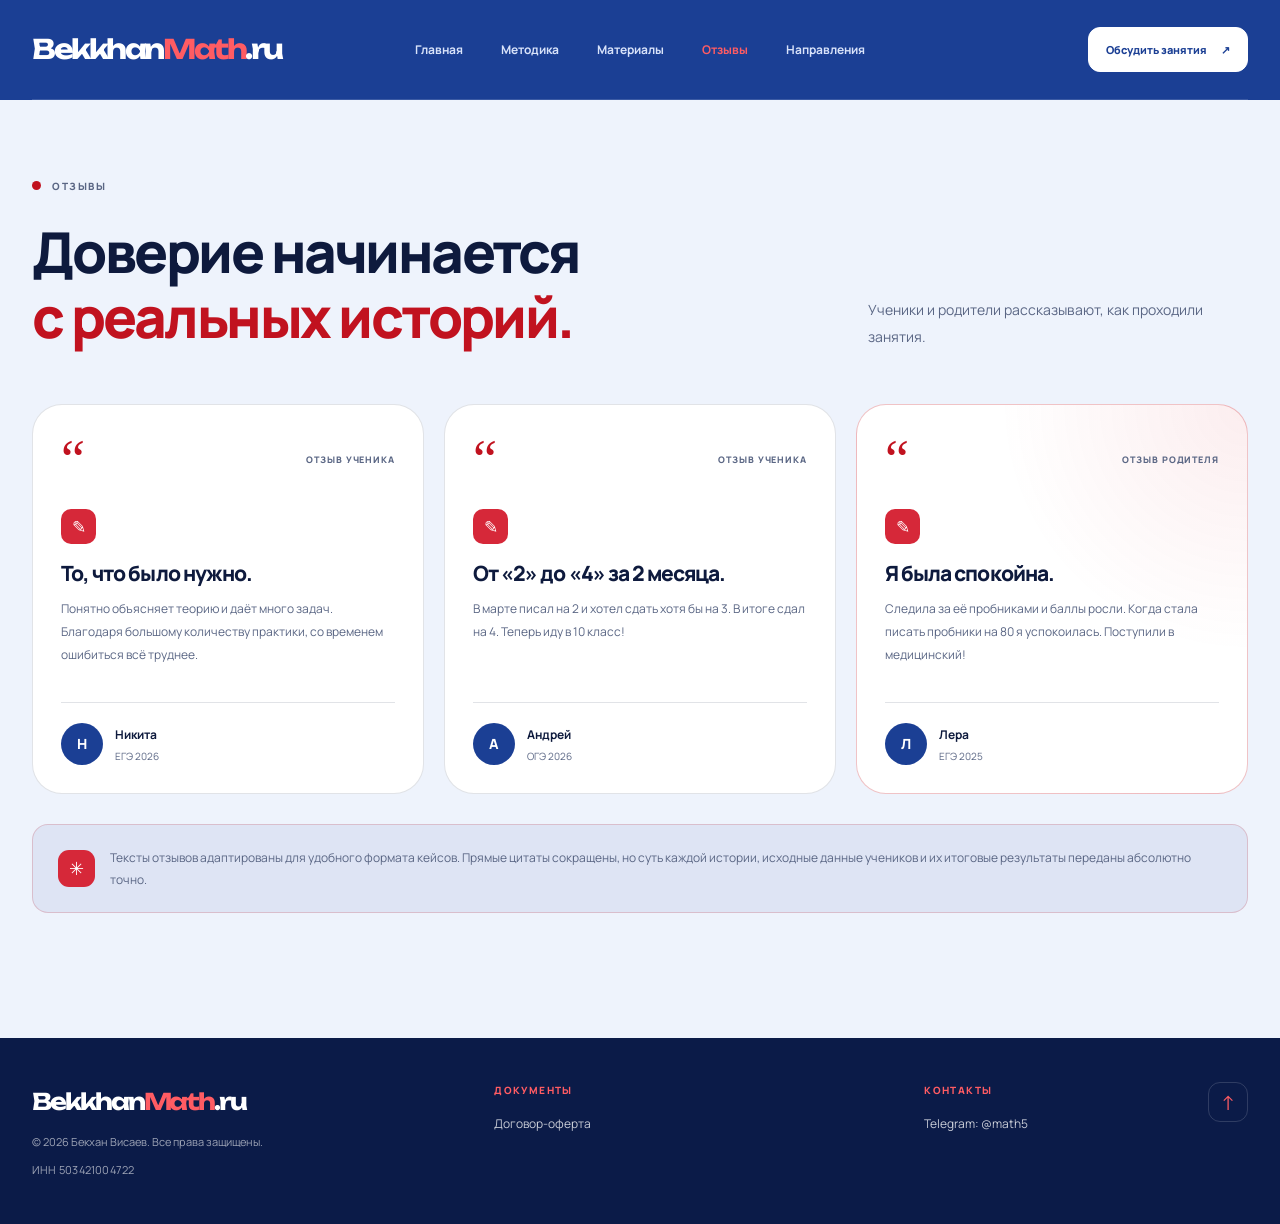
<file: reviews/index.html>
<!DOCTYPE html><html lang="ru"><head><meta charset="UTF-8"><meta name="viewport" content="width=device-width, initial-scale=1.0"><meta name="description" content="Отзывы и результаты учеников Бекхана Висаева."><meta name="theme-color" content="#1b3f94"><title>Отзывы учеников | BekkhanMath.ru</title><link rel="canonical" href="https://bekkhanmath.ru/reviews/"><meta property="og:type" content="website"><meta property="og:site_name" content="BekkhanMath.ru"><meta property="og:locale" content="ru_RU"><meta property="og:title" content="Отзывы учеников | BekkhanMath.ru"><meta property="og:description" content="Отзывы и результаты учеников Бекхана Висаева."><meta property="og:url" content="https://bekkhanmath.ru/reviews/"><meta property="og:image" content="https://bekkhanmath.ru/images/og-cover.jpg"><meta property="og:image:width" content="1200"><meta property="og:image:height" content="630"><meta name="twitter:card" content="summary_large_image"><script>(function(){var i=document.documentElement,d=window.matchMedia&&window.matchMedia("(prefers-reduced-motion: reduce)").matches;if(d||!("IntersectionObserver"in window))return;i.classList.add("js");try{sessionStorage.getItem("bm-seen")||(i.classList.add("first-visit"),sessionStorage.setItem("bm-seen","1"))}catch{}function o(){try{var r=document.querySelectorAll("[data-reveal]");if(!r.length)return;var s=new IntersectionObserver(function(n){var l=n.filter(function(e){return e.isIntersecting}).sort(function(e,a){var t=e.boundingClientRect,c=a.boundingClientRect;return t.top-c.top||t.left-c.left});l.forEach(function(e,a){var t=e.target;s.unobserve(t),t.style.setProperty("--reveal-delay",Math.min(a*.09,.54)+"s"),t.classList.add("is-visible"),t.addEventListener("animationend",function(){t.classList.add("reveal-done")},{once:!0})}),n.forEach(function(e){!e.isIntersecting&&e.boundingClientRect.bottom<0&&(s.unobserve(e.target),e.target.classList.add("is-visible","reveal-done"))})},{threshold:0,rootMargin:"0px 0px -8% 0px"});r.forEach(function(n){s.observe(n)})}catch{i.classList.remove("js")}}document.readyState==="loading"?document.addEventListener("DOMContentLoaded",o):o()})();</script><link rel="preload" href="../fonts/Manrope-VariableFont_wght.woff2" as="font" type="font/woff2" crossorigin><link rel="preload" href="../fonts/Unbounded-VariableFont_wght.woff2" as="font" type="font/woff2" crossorigin><link rel="stylesheet" href="../css/main.css?v=3"><link rel="icon" type="image/svg+xml" href="../images/icon.svg"></head><body id="top" class="subpage"><div class="site-background" aria-hidden="true"><div class="background-circle background-circle-1"></div><div class="background-circle background-circle-2"></div></div><header class="header header-static"><div class="container header-inner"><a aria-label="BekkhanMath.ru — главная страница" class="logo" href="../#home">Bekkhan<span class="logo-accent">Math</span><span>.</span>ru</a><nav aria-label="Основная навигация" class="navigation" id="site-navigation"><a href="../#home">Главная</a><a href="../method/">Методика</a><a href="../materials/">Материалы</a><a href="../reviews/" aria-current="page">Отзывы</a><a href="../services/">Направления</a></nav><button class="menu-toggle" type="button" aria-label="Открыть меню" aria-expanded="false" aria-controls="site-navigation"><span></span><span></span><span></span></button><a class="header-button" href="../contacts/">Обсудить занятия <span aria-hidden="true">↗</span></a></div></header><main class="page-main"><section class="section reviews-section" id="reviews"><div class="container"><div class="section-heading"><div><div class="eyebrow section-eyebrow" data-reveal><span class="section-dot"></span> ОТЗЫВЫ</div><h2 class="section-title" data-reveal>Доверие начинается<br/><span class="text-accent">с реальных историй.</span></h2></div><p class="section-heading-description" data-reveal>Ученики и родители рассказывают, как проходили занятия.</p></div><div class="reviews-grid"><article class="review-card" data-reveal><div class="review-card-top"><span class="review-mark">“</span> <span class="review-type">ОТЗЫВ УЧЕНИКА</span></div><div class="review-placeholder"><span class="review-placeholder-icon">✎</span><h3>То, что было нужно.</h3><p>Понятно объясняет теорию и даёт много задач. Благодаря большому количеству практики, со временем ошибиться всё труднее.</p></div><div class="review-author"><div class="review-avatar">Н</div><div><strong>Никита</strong> <span>ЕГЭ 2026</span></div></div></article><article class="review-card" data-reveal><div class="review-card-top"><span class="review-mark">“</span> <span class="review-type">ОТЗЫВ УЧЕНИКА</span></div><div class="review-placeholder"><span class="review-placeholder-icon">✎</span><h3>От «2» до «4» за 2 месяца.</h3><p>В марте писал на 2 и хотел сдать хотя бы на 3. В итоге сдал на 4. Теперь иду в 10 класс!</p></div><div class="review-author"><div class="review-avatar">А</div><div><strong>Андрей</strong> <span>ОГЭ 2026</span></div></div></article><article class="review-card review-card-featured" data-reveal><div class="review-card-top"><span class="review-mark">“</span> <span class="review-type">ОТЗЫВ РОДИТЕЛЯ</span></div><div class="review-placeholder"><span class="review-placeholder-icon">✎</span><h3>Я была спокойна.</h3><p>Следила за её пробниками и баллы росли. Когда стала писать пробники на 80 я успокоилась. Поступили в медицинский!</p></div><div class="review-author"><div class="review-avatar">Л</div><div><strong>Лера</strong> <span>ЕГЭ 2025</span></div></div></article></div><div class="materials-bottom-note"><span class="materials-note-icon">✳</span><p>Тексты отзывов адаптированы для удобного формата кейсов. Прямые цитаты сокращены, но суть каждой истории, исходные данные учеников и их итоговые результаты переданы абсолютно точно.</p></div></div></section></main><footer class="footer"><div class="container footer-inner"><div class="footer-brand"><a class="logo footer-logo" href="../#home">Bekkhan<span class="logo-accent">Math</span><span>.</span>ru</a><p class="footer-copyright">© 2026 Бекхан Висаев. Все права защищены.</p><p class="footer-requisites">ИНН 503421004722</p></div><nav class="footer-column" aria-label="Документы"><span class="footer-heading">Документы</span> <a href="../offer/">Договор-оферта</a></nav><div class="footer-column"><span class="footer-heading">Контакты</span> <a href="https://t.me/math5" target="_blank" rel="noopener noreferrer">Telegram: @math5</a></div><a aria-label="Вернуться наверх" class="back-to-top" href="#top">↑</a></div></footer><script defer src="../js/app.js?v=3"></script></body></html>
</file>
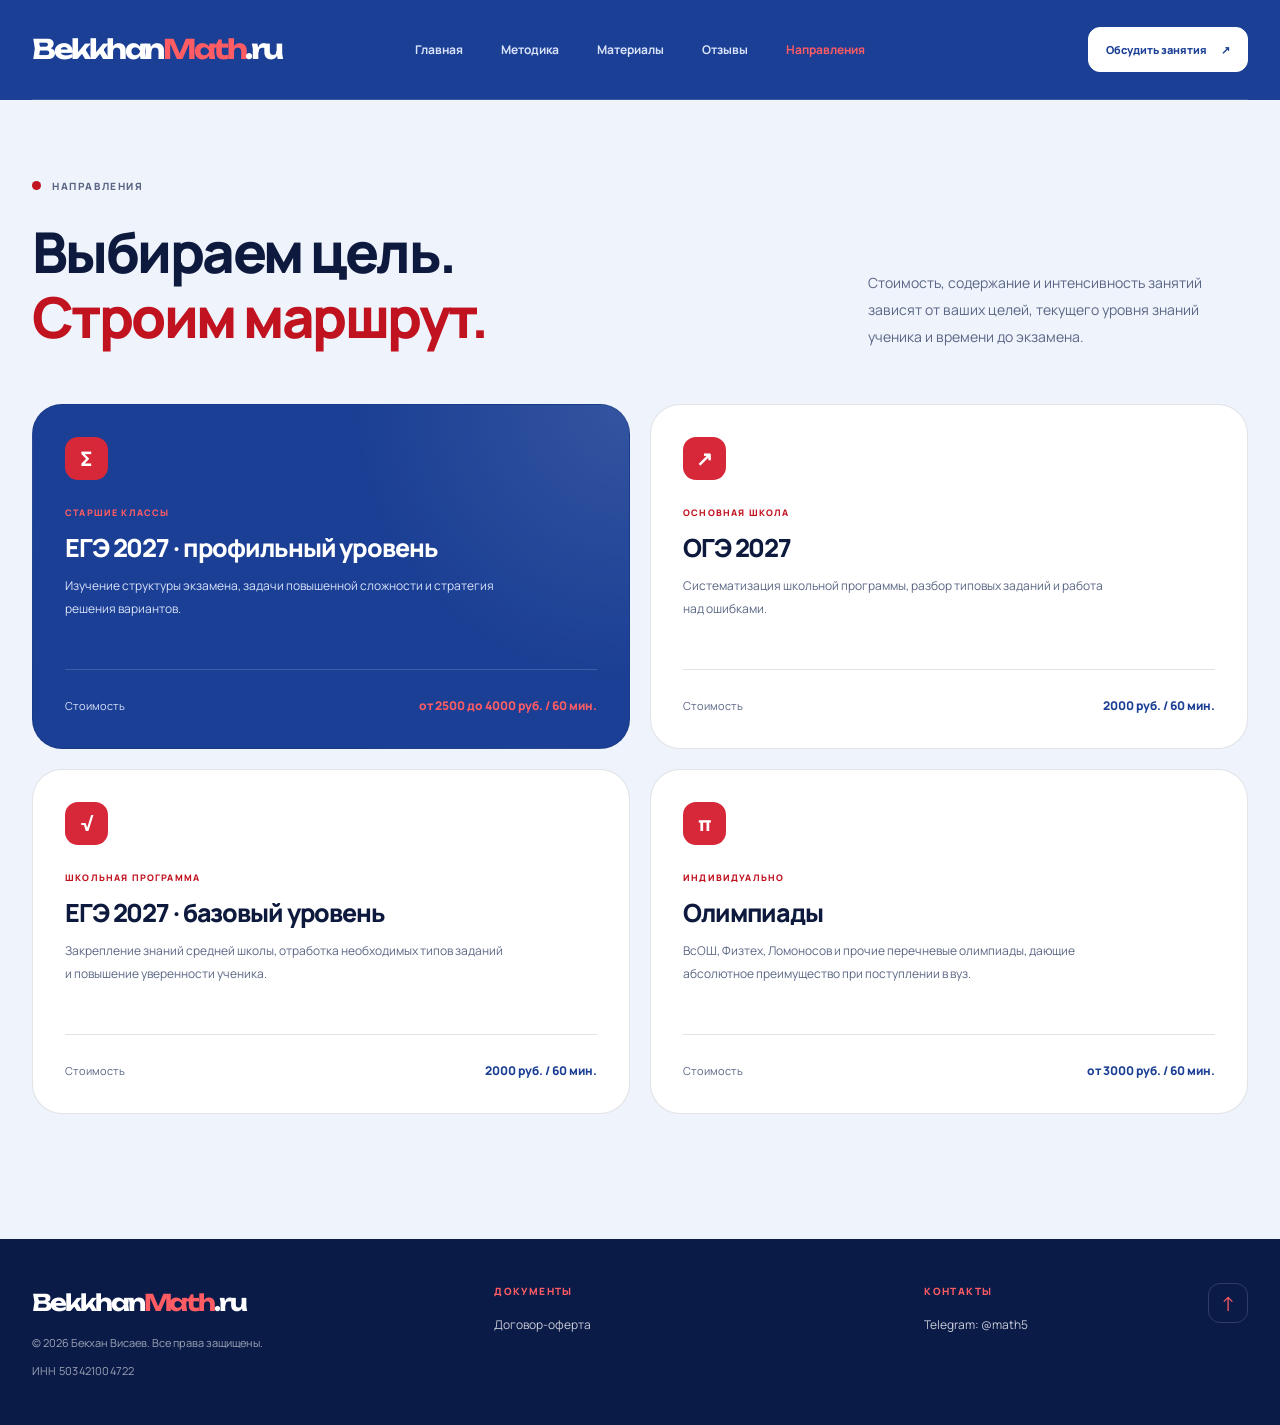
<file: services/index.html>
<!DOCTYPE html><html lang="ru"><head><meta charset="UTF-8"><meta name="viewport" content="width=device-width, initial-scale=1.0"><meta name="description" content="Подготовка к ОГЭ, профильному и базовому ЕГЭ, алгебре и геометрии."><meta name="theme-color" content="#1b3f94"><title>Направления подготовки | BekkhanMath.ru</title><link rel="canonical" href="https://bekkhanmath.ru/services/"><meta property="og:type" content="website"><meta property="og:site_name" content="BekkhanMath.ru"><meta property="og:locale" content="ru_RU"><meta property="og:title" content="Направления подготовки | BekkhanMath.ru"><meta property="og:description" content="Подготовка к ОГЭ, профильному и базовому ЕГЭ, алгебре и геометрии."><meta property="og:url" content="https://bekkhanmath.ru/services/"><meta property="og:image" content="https://bekkhanmath.ru/images/og-cover.jpg"><meta property="og:image:width" content="1200"><meta property="og:image:height" content="630"><meta name="twitter:card" content="summary_large_image"><script>(function(){var i=document.documentElement,d=window.matchMedia&&window.matchMedia("(prefers-reduced-motion: reduce)").matches;if(d||!("IntersectionObserver"in window))return;i.classList.add("js");try{sessionStorage.getItem("bm-seen")||(i.classList.add("first-visit"),sessionStorage.setItem("bm-seen","1"))}catch{}function o(){try{var r=document.querySelectorAll("[data-reveal]");if(!r.length)return;var s=new IntersectionObserver(function(n){var l=n.filter(function(e){return e.isIntersecting}).sort(function(e,a){var t=e.boundingClientRect,c=a.boundingClientRect;return t.top-c.top||t.left-c.left});l.forEach(function(e,a){var t=e.target;s.unobserve(t),t.style.setProperty("--reveal-delay",Math.min(a*.09,.54)+"s"),t.classList.add("is-visible"),t.addEventListener("animationend",function(){t.classList.add("reveal-done")},{once:!0})}),n.forEach(function(e){!e.isIntersecting&&e.boundingClientRect.bottom<0&&(s.unobserve(e.target),e.target.classList.add("is-visible","reveal-done"))})},{threshold:0,rootMargin:"0px 0px -8% 0px"});r.forEach(function(n){s.observe(n)})}catch{i.classList.remove("js")}}document.readyState==="loading"?document.addEventListener("DOMContentLoaded",o):o()})();</script><link rel="preload" href="../fonts/Manrope-VariableFont_wght.woff2" as="font" type="font/woff2" crossorigin><link rel="preload" href="../fonts/Unbounded-VariableFont_wght.woff2" as="font" type="font/woff2" crossorigin><link rel="stylesheet" href="../css/main.css?v=3"><link rel="icon" type="image/svg+xml" href="../images/icon.svg"></head><body id="top" class="subpage"><div class="site-background" aria-hidden="true"><div class="background-circle background-circle-1"></div><div class="background-circle background-circle-2"></div></div><header class="header header-static"><div class="container header-inner"><a aria-label="BekkhanMath.ru — главная страница" class="logo" href="../#home">Bekkhan<span class="logo-accent">Math</span><span>.</span>ru</a><nav aria-label="Основная навигация" class="navigation" id="site-navigation"><a href="../#home">Главная</a><a href="../method/">Методика</a><a href="../materials/">Материалы</a><a href="../reviews/">Отзывы</a><a href="../services/" aria-current="page">Направления</a></nav><button class="menu-toggle" type="button" aria-label="Открыть меню" aria-expanded="false" aria-controls="site-navigation"><span></span><span></span><span></span></button><a class="header-button" href="../contacts/">Обсудить занятия <span aria-hidden="true">↗</span></a></div></header><main class="page-main"><section class="section services-section" id="services"><div class="container"><div class="section-heading"><div><div class="eyebrow section-eyebrow" data-reveal><span class="section-dot"></span> НАПРАВЛЕНИЯ</div><h2 class="section-title" data-reveal>Выбираем цель.<br/><span class="text-accent">Строим маршрут.</span></h2></div><p class="section-heading-description" data-reveal>Стоимость, содержание и интенсивность занятий зависят от ваших целей, текущего уровня знаний ученика и времени до экзамена.</p></div><div class="services-grid"><a class="service-card service-card-featured" href="../contacts/" data-reveal><div class="service-top"><span class="service-symbol">Σ</span></div><span class="service-category">СТАРШИЕ КЛАССЫ</span><h3>ЕГЭ 2027 · профильный уровень</h3><p>Изучение структуры экзамена, задачи повышенной сложности и стратегия решения вариантов.</p><div class="service-bottom"><span>Стоимость</span> <strong>от 2500 до 4000 руб. / 60 мин.</strong></div></a> <a class="service-card" href="../contacts/" data-reveal><div class="service-top"><span class="service-symbol">↗</span></div><span class="service-category">ОСНОВНАЯ ШКОЛА</span><h3>ОГЭ 2027</h3><p>Систематизация школьной программы, разбор типовых заданий и работа над ошибками.</p><div class="service-bottom"><span>Стоимость</span> <strong>2000 руб. / 60 мин.</strong></div></a> <a class="service-card" href="../contacts/" data-reveal><div class="service-top"><span class="service-symbol">√</span></div><span class="service-category">ШКОЛЬНАЯ ПРОГРАММА</span><h3>ЕГЭ 2027 · базовый уровень</h3><p>Закрепление знаний средней школы, отработка необходимых типов заданий и повышение уверенности ученика.</p><div class="service-bottom"><span>Стоимость</span> <strong>2000 руб. / 60 мин.</strong></div></a> <a class="service-card" href="../contacts/" data-reveal><div class="service-top"><span class="service-symbol">π</span></div><span class="service-category">ИНДИВИДУАЛЬНО</span><h3>Олимпиады</h3><p>ВсОШ, Физтех, Ломоносов и прочие перечневые олимпиады, дающие абсолютное преимущество при поступлении в вуз.</p><div class="service-bottom"><span>Стоимость</span> <strong>от 3000 руб. / 60 мин.</strong></div></a></div></div></section></main><footer class="footer"><div class="container footer-inner"><div class="footer-brand"><a class="logo footer-logo" href="../#home">Bekkhan<span class="logo-accent">Math</span><span>.</span>ru</a><p class="footer-copyright">© 2026 Бекхан Висаев. Все права защищены.</p><p class="footer-requisites">ИНН 503421004722</p></div><nav class="footer-column" aria-label="Документы"><span class="footer-heading">Документы</span> <a href="../offer/">Договор-оферта</a></nav><div class="footer-column"><span class="footer-heading">Контакты</span> <a href="https://t.me/math5" target="_blank" rel="noopener noreferrer">Telegram: @math5</a></div><a aria-label="Вернуться наверх" class="back-to-top" href="#top">↑</a></div></footer><script defer src="../js/app.js?v=3"></script></body></html>
</file>
<file: css/main.css>
@font-face{font-family:Manrope;font-style:normal;font-weight:200 800;font-display:swap;src:url(../fonts/Manrope-VariableFont_wght.woff2) format("woff2")}@font-face{font-family:Unbounded;font-style:normal;font-weight:200 900;font-display:swap;src:url(../fonts/Unbounded-VariableFont_wght.woff2) format("woff2")}:root{--blue: #1b3f94;--blue-dark: #12296a;--blue-deep: #0b1b48;--blue-light: #3c64c8;--surface: #f6f8fd;--surface-alt: #eef3fc;--white: #ffffff;--text: #0e1a3d;--text-muted: #5a6684;--text-light: #d9e3fa;--red: #d62839;--red-light: #ff5c63;--red-dark: #c1121f;--red-muted: rgba(214, 40, 57, .15);--border: rgba(14, 26, 61, .12);--border-light: rgba(255, 255, 255, .15);--radius-sm: 12px;--radius-md: 20px;--radius-lg: 30px;--radius-xl: 40px;--container: 1240px;--shadow-card: 0 15px 45px rgba(14, 26, 61, .06);--shadow-hover: 0 25px 60px rgba(14, 26, 61, .12);--transition: .28s ease}*{box-sizing:border-box;margin:0;padding:0}html{scroll-behavior:smooth;scroll-padding-top:90px}body{position:relative;overflow-x:hidden;background:var(--surface);color:var(--text);font-family:Manrope,sans-serif;font-size:15px;line-height:1.75;-webkit-font-smoothing:antialiased;text-rendering:optimizeLegibility}body,button,a{-webkit-tap-highlight-color:transparent}img{display:block;max-width:100%}a{color:inherit;text-decoration:none}button,input,textarea{font:inherit}button,a{touch-action:manipulation}::selection{color:var(--white);background:var(--blue)}:focus-visible{outline:2px solid var(--red-dark);outline-offset:5px}.container{width:min(var(--container),calc(100% - 64px));margin-inline:auto}.section{position:relative;padding:125px 0}.section-dark{position:relative;overflow:hidden;color:var(--white);background:var(--blue)}.site-background{position:fixed;inset:0;z-index:-1;overflow:hidden;pointer-events:none}.background-circle{position:absolute;width:500px;height:500px;border:1px solid rgba(27,63,148,.035);border-radius:50%}.background-circle-1{top:10%;right:-350px}.background-circle-2{bottom:-300px;left:-300px}h1,h2,h3,h4{font-weight:800;line-height:1.2;letter-spacing:-.045em}.hero-title,.contacts-title,.section-title{font-family:Manrope,sans-serif}.section-title{font-size:clamp(36px,4.4vw,58px);line-height:1.17}.text-accent{color:var(--red-dark)}.eyebrow{display:inline-flex;align-items:center;gap:11px;font-size:10px;font-weight:800;letter-spacing:.16em;line-height:1.6}.hero-eyebrow{color:var(--text-light)}.section-eyebrow{margin-bottom:25px;color:var(--text-muted)}.status-dot,.section-dot{display:inline-block;flex:0 0 auto;width:9px;height:9px;border-radius:50%}.status-dot{background:var(--red);box-shadow:0 0 15px #d6283980}.section-dot{background:var(--red-dark)}.section-heading{display:flex;justify-content:space-between;align-items:flex-end;gap:50px;margin-bottom:60px}.section-heading-description{max-width:380px;color:var(--text-muted);font-size:14px;line-height:1.9}.header{position:absolute;top:0;left:0;z-index:20;width:100%;background:var(--blue)}.header-inner{display:grid;grid-template-columns:1fr 2fr 1fr;align-items:center;min-height:100px;border-bottom:1px solid var(--border-light)}.logo{width:fit-content;color:var(--white);font-family:Unbounded,sans-serif;font-size:27px;font-weight:700;letter-spacing:-.09em}.navigation{display:flex;align-items:center;justify-content:center;gap:clamp(18px,3vw,38px)}.navigation a{color:var(--text-light);font-size:12px;font-weight:700;transition:color var(--transition)}.header-button{display:inline-flex;align-items:center;justify-content:center;justify-self:end;gap:14px;padding:12px 17px;border:1px solid var(--white);border-radius:12px;color:var(--blue);background:var(--white);font-size:11px;font-weight:800;transition:color var(--transition),background var(--transition),border-color var(--transition)}.header-button span{color:var(--blue)}.header-button:hover{color:var(--white);background:var(--red);border-color:var(--red)}.header-button:hover span{color:var(--white)}.hero{min-height:max(760px,calc(100svh - 100px));padding:125px 0 65px;background:radial-gradient(ellipse at 78% 45%,rgba(60,100,200,.45),transparent 38%),linear-gradient(125deg,var(--blue) 0%,var(--blue-dark) 100%)}.hero-grid-pattern{position:absolute;inset:0;opacity:.14;background-image:linear-gradient(rgba(255,255,255,.06) 1px,transparent 1px),linear-gradient(90deg,rgba(255,255,255,.06) 1px,transparent 1px);background-size:70px 70px;mask-image:linear-gradient(to right,transparent,black 40%,black 90%,transparent);pointer-events:none}.hero-inner{position:relative;z-index:2;display:grid;grid-template-columns:1.08fr .92fr;align-items:center;gap:65px}.hero-content{position:relative;z-index:2}.hero-title{margin-top:35px;color:var(--white);font-size:clamp(58px,7.2vw,92px);line-height:1.02;letter-spacing:-.085em}.hero-title span{color:var(--red-light)}.hero-description{max-width:510px;margin-top:30px;color:var(--text-light);font-size:15px;line-height:1.95}.hero-buttons{display:flex;flex-wrap:wrap;align-items:center;gap:12px;margin-top:34px}.button{display:inline-flex;align-items:center;justify-content:center;gap:12px;min-height:56px;padding:16px 22px;border:1px solid transparent;border-radius:13px;font-size:12px;font-weight:800;line-height:1.5;transition:transform var(--transition),background var(--transition),color var(--transition),border-color var(--transition)}.button:hover{transform:translateY(-3px)}.button-light{color:var(--blue);background:var(--white)}.button-light:hover{color:var(--white);background:var(--red);border-color:var(--red)}.button-outline{color:var(--white);background:transparent;border-color:#ffffff47}.button-outline:hover{border-color:var(--red-light);background:#d628391f}.hero-bottom-note{display:flex;align-items:center;gap:13px;margin-top:32px;color:#ffffffa6;font-size:11px}.note-line{width:28px;height:1px;flex:0 0 28px;transform:translateY(-2px);background:var(--red)}.hero-stats{display:flex;flex-wrap:wrap;gap:44px;margin-top:48px;padding-top:27px;border-top:1px solid var(--border-light)}.hero-stat{display:flex;flex-direction:column;gap:3px}.hero-stat strong{color:var(--white);font-size:29px;font-weight:800;line-height:1.2;letter-spacing:-.06em}.hero-stat strong span{color:var(--red-light)}.hero-stat>span{color:var(--text-light);font-size:11px}.hero-visual{position:relative;display:flex;align-items:center;justify-content:center;min-height:450px}.portrait-card{position:relative;z-index:2;width:min(100%,365px);padding:10px;border:1px solid rgba(255,92,99,.4);border-radius:27px;background:#ffffff14;transform:rotate(1.5deg);transition:transform .5s ease}.portrait-card:hover{transform:rotate(0) translateY(-5px)}.portrait-image{position:relative;overflow:hidden;aspect-ratio:.83;border-radius:19px;background:var(--red-dark)}.portrait-image img{width:100%;height:100%;object-fit:cover;object-position:center top}.portrait-image-overlay{position:absolute;inset:30% 0 0;background:linear-gradient(to bottom,transparent,rgba(6,14,40,.9))}.portrait-caption{position:absolute;right:25px;bottom:23px;left:25px;display:flex;flex-direction:column;gap:7px;color:var(--white)}.portrait-caption span{color:var(--red-light);font-size:9px;font-weight:800;letter-spacing:.13em}.portrait-caption strong{font-size:18px;letter-spacing:-.04em}.orbit{position:absolute;border:1px solid rgba(255,92,99,.15);border-radius:50%}.orbit-1{width:470px;height:470px}.orbit-2{width:370px;height:370px}.orbit-3{width:570px;height:570px;border-color:#ffffff12}.floating-badge{position:absolute;z-index:4;display:flex;align-items:center;gap:12px;padding:13px 15px;border:1px solid rgba(255,255,255,.15);border-radius:15px;background:#0b1b48f5;box-shadow:0 15px 40px #060e2833}.floating-badge-top{top:50px;left:-55px}.floating-badge-bottom{right:-35px;bottom:40px}.badge-symbol{display:grid;place-items:center;flex:0 0 auto;width:42px;height:42px;border-radius:11px;color:var(--red-light);background:#ffffff15;font-size:22px;font-weight:800}.badge-symbol-accent{color:var(--white);background:var(--red)}.floating-badge>span:last-child{display:flex;flex-direction:column;gap:3px}.floating-badge strong{color:var(--white);font-size:10px}.floating-badge small{color:var(--text-light);font-size:9px}.floating-formula{position:absolute;right:0;bottom:-18px;color:var(--red-light);opacity:.5;font-family:Georgia,serif;font-size:22px;font-style:italic}.math-decoration{position:absolute;color:var(--red-light);opacity:.24;font-family:Georgia,serif;font-size:26px;font-style:italic;pointer-events:none}.math-decoration-1{top:35%;right:35%}.math-decoration-2{right:4%;bottom:5%;font-size:15px}.about-section{background:radial-gradient(circle at 100% 0%,rgba(27,63,148,.06),transparent 32%),var(--surface)}.about-grid{display:grid;grid-template-columns:1fr .92fr;gap:24px}.about-main-card{position:relative;overflow:hidden;display:flex;flex-direction:column;align-items:flex-start;min-height:440px;padding:40px;border-radius:var(--radius-lg);color:var(--white);background:radial-gradient(circle at 100% 100%,rgba(255,255,255,.099),transparent 45%),var(--blue)}.about-main-card:after{content:"\222b";position:absolute;right:-10px;bottom:-115px;color:#ff5c6314;font-family:Georgia,serif;font-size:320px;line-height:1;pointer-events:none}.about-card-top{position:relative;z-index:1;display:flex;align-items:center;justify-content:space-between;width:100%}.mini-label{color:var(--red-light);font-size:10px;font-weight:800;letter-spacing:.14em}.about-main-card h3{position:relative;z-index:1;max-width:450px;margin-top:55px;font-size:clamp(28px,3.2vw,42px);line-height:1.25}.about-main-card>p{position:relative;z-index:1;max-width:430px;margin-top:23px;color:var(--text-light);font-size:13px;line-height:1.9}.formula-box{position:relative;z-index:1;display:flex;flex-wrap:wrap;align-items:center;gap:10px;margin-top:auto;padding-top:35px;font-size:12px;font-weight:700}.formula-box>span:first-child,.formula-box>span:nth-of-type(2){color:var(--red-light)}.formula-operator{opacity:.6}.formula-box strong{color:var(--red-light)}.about-facts{display:flex;flex-direction:column;gap:15px}.fact-card{display:grid;grid-template-columns:50px 1fr;gap:18px;flex:1;padding:25px;border:1px solid var(--border);border-radius:var(--radius-md);background:#ffffffa6;transition:border-color var(--transition),transform var(--transition),box-shadow var(--transition)}.fact-card:hover{transform:translate(5px);border-color:#c1121f47;box-shadow:var(--shadow-card)}.fact-icon{display:grid;place-items:center;width:48px;height:48px;border-radius:14px;color:var(--blue);background:#e8eefb;font-size:22px;font-weight:800}.fact-icon-accent{color:var(--white);background:var(--red)}.fact-card h3{margin:2px 0 8px;font-size:16px;letter-spacing:-.035em}.fact-card p{color:var(--text-muted);font-size:12px;line-height:1.8}.video-section{padding:110px 0;background:radial-gradient(circle at 10% 100%,rgba(255,255,255,.055),transparent 30%),var(--blue-dark)}.video-grid{display:grid;grid-template-columns:.8fr 1.2fr;align-items:center;gap:75px}.video-copy .section-title{margin-top:25px;color:var(--white)}.video-copy .section-title span{color:var(--red-light)}.video-copy>p{max-width:430px;margin:25px 0 30px;color:var(--text-light);font-size:13px;line-height:2}.video-frame{position:relative;overflow:hidden;aspect-ratio:4 / 3;border:1px solid rgba(255,92,99,.4);border-radius:24px;background:var(--blue-deep);box-shadow:0 30px 80px #060e2833}.video-frame iframe{display:block;width:100%;height:100%;border:0}.method-section{background:var(--surface-alt)}.method-grid{display:grid;grid-template-columns:repeat(2,minmax(0,1fr));gap:20px}.method-card{display:flex;flex-direction:column;align-items:flex-start;min-height:310px;padding:32px;border:1px solid rgba(14,26,61,.1);border-radius:var(--radius-lg);background:var(--white);transition:transform var(--transition),border-color var(--transition),box-shadow var(--transition)}.method-card:hover{transform:translateY(-6px);border-color:#c1121f4d;box-shadow:var(--shadow-hover)}.method-card-highlight{color:var(--white);background:radial-gradient(circle at 100% 0%,rgba(255,255,255,.11),transparent 45%),var(--blue)}.method-card-top{display:flex;align-items:center;justify-content:space-between;width:100%;margin-bottom:32px}.method-icon{display:grid;place-items:center;width:48px;height:48px;border-radius:15px;color:var(--white);background:var(--red);font-size:23px;font-weight:800}.method-card h3{max-width:350px;margin-bottom:15px;font-size:24px}.method-card p{max-width:440px;color:var(--text-muted);font-size:13px;line-height:1.9}.method-card-highlight p{color:var(--text-light)}.method-tag{display:inline-flex;align-items:center;gap:9px;margin-top:auto;padding-top:25px;color:var(--text-muted);font-size:10px;font-weight:800}.method-card-highlight .method-tag{color:var(--text-light)}.method-tag span{width:7px;height:7px;border-radius:50%;background:var(--red-dark)}.method-card-highlight .method-tag span{background:var(--red-light)}.materials-section{background:radial-gradient(circle at 0% 100%,rgba(27,63,148,.06),transparent 30%),var(--surface-alt)}.materials-grid{display:grid;grid-template-columns:repeat(3,minmax(0,1fr));gap:22px}.material-card{overflow:hidden;border:1px solid var(--border);border-radius:var(--radius-lg);background:var(--white);transition:transform var(--transition),box-shadow var(--transition),border-color var(--transition)}.material-card:hover{transform:translateY(-7px);border-color:#c1121f4d;box-shadow:var(--shadow-hover)}.material-image{position:relative;overflow:hidden;aspect-ratio:1.1;background:var(--blue)}.material-image img{width:100%;height:100%;object-fit:cover;transition:transform .6s ease}.material-card:hover .material-image img{transform:scale(1.05)}.material-image-1{background:#dfe7f6}.material-image-2{background:#dbe4f7}.material-image-3{background:#fde3e5}.material-image-label{position:absolute;top:16px;left:16px;padding:7px 10px;border:1px solid rgba(255,255,255,.5);border-radius:8px;color:var(--white);background:#0b1b48d1;font-size:9px;font-weight:800;letter-spacing:.1em}.material-info{padding:25px}.material-category{color:var(--red-dark);font-size:9px;font-weight:800;letter-spacing:.13em}.material-info h3{margin:10px 0;font-size:21px}.material-info p{color:var(--text-muted);font-size:12px;line-height:1.9}.materials-bottom-note{display:flex;align-items:center;gap:15px;margin-top:30px;padding:22px 25px;border:1px solid rgba(193,18,31,.18);border-radius:16px;background:#1b3f9413}.materials-note-icon{display:grid;place-items:center;flex:0 0 auto;width:37px;height:37px;border-radius:11px;color:var(--white);background:var(--red);font-size:18px}.materials-bottom-note p{color:var(--text-muted);font-size:12px;line-height:1.8}.reviews-section{background:var(--surface-alt)}.reviews-grid{display:grid;grid-template-columns:repeat(3,minmax(0,1fr));gap:20px}.review-card{display:flex;flex-direction:column;min-height:390px;padding:28px;border:1px solid var(--border);border-radius:var(--radius-lg);background:var(--white);transition:transform var(--transition),box-shadow var(--transition),border-color var(--transition)}.review-card:hover{transform:translateY(-5px);border-color:#c1121f47;box-shadow:var(--shadow-card)}.review-card-featured{border-color:#c1121f40;background:radial-gradient(circle at 100% 0%,rgba(214,40,57,.084),transparent 45%),var(--white)}.review-card-top{display:flex;align-items:center;justify-content:space-between;gap:10px}.review-mark{color:var(--red-dark);font-family:Georgia,serif;font-size:54px;line-height:1}.review-type{color:var(--text-muted);font-size:9px;font-weight:800;letter-spacing:.1em}.review-placeholder{flex:1;padding:22px 0}.review-placeholder-icon{display:grid;place-items:center;width:35px;height:35px;margin-bottom:17px;border-radius:10px;color:var(--white);background:var(--red);font-size:17px}.review-placeholder h3{margin-bottom:12px;font-size:21px}.review-placeholder p{color:var(--text-muted);font-size:12px;line-height:1.9}.review-author{display:flex;align-items:center;gap:12px;padding-top:20px;border-top:1px solid var(--border)}.review-avatar{display:grid;place-items:center;flex:0 0 auto;width:42px;height:42px;border-radius:50%;color:var(--white);background:var(--blue);font-size:14px;font-weight:800}.review-author>div:last-child{display:flex;flex-direction:column;gap:3px}.review-author strong{font-size:12px}.review-author span{color:var(--text-muted);font-size:10px}.services-section{background:var(--surface-alt)}.services-grid{display:grid;grid-template-columns:repeat(2,minmax(0,1fr));gap:20px}.service-card{display:flex;flex-direction:column;align-items:flex-start;min-height:345px;padding:32px;border:1px solid var(--border);border-radius:var(--radius-lg);background:var(--white);transition:transform var(--transition),border-color var(--transition),box-shadow var(--transition)}.service-card:hover{transform:translateY(-5px);border-color:#c1121f4d;box-shadow:var(--shadow-card)}.service-card-featured{color:var(--white);background:radial-gradient(circle at 100% 0%,rgba(255,255,255,.11),transparent 40%),var(--blue)}.service-top{display:flex;align-items:center;justify-content:space-between;width:100%;margin-bottom:25px}.service-symbol{display:grid;place-items:center;width:43px;height:43px;border-radius:13px;color:var(--white);background:var(--red);font-size:20px;font-weight:800}.service-category{color:var(--red-dark);font-size:9px;font-weight:800;letter-spacing:.13em}.service-card-featured .service-category{color:var(--red-light)}.service-card h3{margin:12px 0;font-size:25px}.service-card>p{max-width:440px;color:var(--text-muted);font-size:12px;line-height:1.9}.service-card-featured>p{color:var(--text-light)}.service-bottom{display:flex;flex-wrap:wrap;align-items:center;justify-content:space-between;gap:10px;width:100%;margin-top:auto;padding-top:25px;border-top:1px solid var(--border)}.service-card-featured .service-bottom{border-color:var(--border-light)}.service-bottom span{color:var(--text-muted);font-size:11px}.service-card-featured .service-bottom span{color:var(--text-light)}.service-bottom strong{color:var(--blue);font-size:12px;font-weight:800}.service-card-featured .service-bottom strong{color:var(--red-light)}.contacts-section{padding:90px 0;background:radial-gradient(ellipse at 100% 0%,rgba(255,255,255,.072),transparent 45%),linear-gradient(135deg,var(--blue) 0%,var(--blue-dark) 100%)}.contacts-pattern{position:absolute;inset:0;opacity:.15;background-image:radial-gradient(circle,rgba(255,255,255,.35) 1px,transparent 1.5px);background-size:25px 25px;mask-image:linear-gradient(to right,transparent,black);pointer-events:none}.contacts-card{position:relative;z-index:1;display:grid;grid-template-columns:minmax(0,1fr) 320px;align-items:center;gap:clamp(35px,6vw,85px);min-height:550px;padding:clamp(35px,5.5vw,75px);border:1px solid rgba(255,255,255,.12);border-radius:var(--radius-xl);background:radial-gradient(circle at 0% 100%,rgba(255,255,255,.05),transparent 38%),linear-gradient(140deg,#1b3f94fa,#12296afa);box-shadow:0 30px 100px #060e282e}.contacts-title{margin-top:30px;color:var(--white);font-size:clamp(42px,5vw,65px);line-height:1.12;letter-spacing:-.075em}.contacts-title span{color:var(--red-light)}.contacts-description{max-width:480px;margin-top:25px;color:var(--text-light);font-size:13px;line-height:2}.contacts-buttons{display:flex;flex-wrap:wrap;gap:12px;margin-top:30px}.footer{padding:30px 0;background:var(--blue-deep);color:var(--text-light)}.footer-inner{display:flex;align-items:center;justify-content:space-between;gap:25px}.footer-logo{font-size:23px}.footer-copyright{color:#fff9;font-size:10px;text-align:center}.back-to-top{display:grid;place-items:center;flex:0 0 auto;width:40px;height:40px;border:1px solid var(--border-light);border-radius:12px;color:var(--red-light);font-size:20px;transition:background var(--transition),color var(--transition),border-color var(--transition)}.back-to-top:hover{color:var(--white);background:var(--red);border-color:var(--red)}@media(max-width:1050px){.container{width:min(var(--container),calc(100% - 48px))}.hero{min-height:max(720px,calc(100svh - 100px));padding-top:115px}.hero-inner{grid-template-columns:1fr .85fr;gap:35px}.hero-title{font-size:clamp(55px,7vw,75px)}.hero-visual{min-height:450px}.portrait-card{width:350px}.floating-badge-top{left:-20px}.floating-badge-bottom{right:-15px}.section{padding:100px 0}.contacts-card{grid-template-columns:minmax(0,1fr) 290px;gap:35px;padding:45px}}@media(max-width:760px){html{scroll-padding-top:25px}.container{width:calc(100% - 36px)}.section{padding:78px 0}.header{position:absolute}.header-inner{grid-template-columns:auto 1fr;min-height:78px}.logo{font-size:24px}.navigation{display:none}.header-button{padding:10px 13px;font-size:10px}.hero{min-height:auto;padding:105px 0 65px}.hero-inner{grid-template-columns:minmax(0,1fr);gap:40px}.hero-title{margin-top:25px;font-size:clamp(50px,12vw,75px);line-height:1.04}.hero-description{margin-top:22px;font-size:13px}.hero-buttons{align-items:stretch;flex-direction:column}.hero-buttons .button{width:100%}.hero-bottom-note{align-items:flex-start;font-size:10px}.hero-stats{justify-content:space-between;gap:15px;margin-top:35px}.hero-stat strong{font-size:24px}.hero-stat>span{font-size:9px}.hero-visual{min-height:430px;margin:0 5px}.portrait-card{width:min(82%,350px)}.floating-badge{gap:9px;padding:10px}.floating-badge-top{top:30px;left:-5px}.floating-badge-bottom{right:-5px;bottom:25px}.badge-symbol{width:35px;height:35px;font-size:18px}.floating-badge strong{font-size:9px}.floating-badge small{font-size:8px}.orbit-1{width:350px;height:350px}.orbit-2{width:280px;height:280px}.orbit-3{width:420px;height:420px}.section-heading{align-items:flex-start;flex-direction:column;gap:20px;margin-bottom:35px}.section-title{font-size:clamp(33px,8vw,46px)}.section-heading-description{font-size:12px}.about-grid{grid-template-columns:minmax(0,1fr)}.about-main-card{min-height:420px;padding:28px}.about-main-card h3{margin-top:45px;font-size:31px}.about-main-card>p{font-size:12px}.fact-card{padding:22px}.video-section{padding:75px 0}.video-grid{grid-template-columns:minmax(0,1fr);gap:35px}.video-copy .section-title{font-size:39px}.video-copy>p{font-size:12px}.video-frame{border-radius:17px}.method-grid{grid-template-columns:minmax(0,1fr)}.method-card{min-height:280px;padding:26px}.method-card h3{font-size:22px}.materials-grid{grid-template-columns:minmax(0,1fr);gap:18px}.material-image{aspect-ratio:1.35}.material-info{padding:22px}.materials-bottom-note{align-items:flex-start;padding:18px}.reviews-grid{grid-template-columns:minmax(0,1fr)}.review-card{min-height:340px;padding:24px}.services-grid{grid-template-columns:minmax(0,1fr)}.service-card{min-height:320px;padding:26px}.service-card h3{font-size:23px}.contacts-section{padding:65px 0}.contacts-card{grid-template-columns:minmax(0,1fr);gap:40px;min-height:auto;padding:28px 22px;border-radius:25px}.contacts-title{margin-top:25px;font-size:clamp(39px,10vw,55px)}.contacts-description{font-size:12px}.contacts-buttons{flex-direction:column}.contacts-buttons .button{width:100%}.footer{padding:25px 0}.footer-inner{display:grid;grid-template-columns:auto 1fr auto;gap:12px}.footer-copyright{font-size:9px;line-height:1.7}.back-to-top{width:35px;height:35px}}@media(max-width:380px){.container{width:calc(100% - 28px)}.hero-title{font-size:47px}.hero-stats{gap:10px}.hero-stat strong{font-size:21px}.floating-badge{max-width:200px}.floating-badge-top{left:-4px}.floating-badge-bottom{right:-4px}.about-main-card{padding:23px}.about-main-card h3{font-size:27px}.formula-box{gap:7px;font-size:10px}.contacts-title{font-size:37px}}@media(prefers-reduced-motion:reduce){*,*:before,*:after{scroll-behavior:auto!important;animation-duration:.01ms!important;animation-iteration-count:1!important;transition-duration:.01ms!important}}.materials-download-button{display:inline-flex;margin-top:18px;min-height:44px;padding:11px 17px;color:var(--white);background:var(--blue);border-color:var(--blue);border-radius:11px;font-size:11px}.materials-download-button:hover{background:var(--blue-dark);border-color:var(--blue-dark)}.logo .logo-accent{color:var(--red-light)}.logo>span:not(.logo-accent){color:var(--white)}@media(min-width:761px){.hero-visual{transform:translateY(-68px)}}.footer-inner{position:relative;display:flex;flex-direction:column;align-items:flex-start;justify-content:center;gap:9px;padding-right:64px}.footer-copyright{margin:0}.back-to-top{position:absolute;top:50%;right:0;transform:translateY(-50%)}.menu-toggle{display:none}@media(max-width:760px){html{scroll-padding-top:18px}body{overflow-x:clip}.header-inner{position:relative;grid-template-columns:minmax(0,1fr) auto 42px;gap:9px;min-height:72px}.logo{font-size:clamp(11.9px,3.5vw,15.4px);white-space:nowrap}.menu-toggle{order:3;display:flex;width:42px;height:42px;padding:11px 9px;flex-direction:column;align-items:center;justify-content:center;gap:5px;border:1px solid var(--white);border-radius:11px;background:var(--white);cursor:pointer}.menu-toggle span{display:block;width:19px;height:2px;border-radius:2px;background:var(--blue);transition:transform .22s ease,opacity .22s ease}.menu-toggle.is-active span:first-child{transform:translateY(7px) rotate(45deg)}.menu-toggle.is-active span:nth-child(2){opacity:0}.menu-toggle.is-active span:last-child{transform:translateY(-7px) rotate(-45deg)}.navigation{display:none;position:absolute;z-index:30;top:calc(100% + 1px);right:0;left:0;padding:12px;flex-direction:column;align-items:stretch;justify-content:flex-start;gap:0;border:1px solid rgba(255,255,255,.14);border-radius:0 0 16px 16px;background:var(--blue-dark);box-shadow:0 18px 35px #060e2847}.navigation.is-open{display:flex}.navigation a{display:block;padding:13px 12px;border-radius:9px;font-size:13px}.navigation a:active,.navigation a:hover{background:#ffffff12}.header-button{order:2;justify-self:end;min-height:40px;padding:9px 10px;gap:6px;white-space:nowrap;font-size:9px}.hero{padding-top:100px;padding-bottom:48px}.hero-inner{gap:24px}.hero-visual{min-height:clamp(350px,105vw,430px);margin:0;transform:none}.portrait-card{width:min(76%,320px)}.floating-badge-top{top:25px;left:0}.floating-badge-bottom{right:0;bottom:20px}.footer{padding:27px 0}.footer-inner{display:flex;flex-direction:column;align-items:flex-start;gap:8px;padding-right:52px}.footer-logo{font-size:20px}.footer-copyright{max-width:100%;font-size:10px;line-height:1.6}.back-to-top{right:0;top:50%;width:40px;height:40px;transform:translateY(-50%)}.section-title,.contacts-title{overflow-wrap:anywhere}.about-main-card{min-height:0}.formula-box{flex-wrap:wrap}.contacts-card,.about-main-card,.fact-card,.method-card,.service-card,.review-card,.material-card{min-width:0}iframe,video{max-width:100%}}@media(max-width:420px){.container{width:calc(100% - 30px)}.header-inner{grid-template-columns:minmax(0,1fr) auto 38px;gap:6px;min-height:66px}.logo{font-size:11.2px;letter-spacing:-.085em}.menu-toggle{width:38px;height:38px}.header-button{padding:8px;font-size:8px}.hero-title{font-size:clamp(43px,11.5vw,49px)}.hero-visual{min-height:350px}.floating-badge{max-width:185px;padding:8px}.floating-badge strong{font-size:8px}.floating-badge small{font-size:7px}.footer-logo{font-size:18px}}.contacts-card{grid-template-columns:minmax(0,1fr);max-width:920px;margin-inline:auto}.page-main{padding-top:0}.page-main>.section:first-child{padding-top:72px}.page-main .section,.page-main .section-dark{min-height:60vh}.page-main .contacts-section{padding-top:80px;padding-bottom:80px}.page-main .section-heading{margin-bottom:54px}.navigation a[aria-current=page]{color:var(--red-light)}.navigation a{transition:color var(--transition)}.navigation a:hover{color:var(--red-light)}@media(max-width:760px){.page-main{padding-top:0}.page-main>.section:first-child{padding-top:55px}.page-main .section-heading{margin-bottom:32px}}.page-main.home-main{padding-top:0}.page-main.home-main>.hero{margin-top:0}.header.header-static{position:relative}body.subpage{display:flex;flex-direction:column;min-height:100vh;min-height:100dvh}body.subpage .page-main{display:flex;flex:1 0 auto;flex-direction:column}body.subpage .page-main>section{flex:1 0 auto}body.subpage .contacts-section{display:flex;align-items:center}body.subpage .contacts-section>.container{flex:0 1 auto}@keyframes reveal-up{0%{opacity:0;translate:0 32px}to{opacity:1;translate:0 0}}@keyframes header-in{0%{opacity:0;translate:0 -16px}to{opacity:1;translate:0 0}}.js [data-reveal]{opacity:0;translate:0 32px}.js [data-reveal].is-visible{animation:reveal-up .85s cubic-bezier(.22,.75,.25,1) both;animation-delay:var(--reveal-delay, 0s)}.js [data-reveal].reveal-done{opacity:1;translate:none;animation:none}.first-visit .header-inner{animation:header-in .7s cubic-bezier(.22,.75,.25,1) both}@media(prefers-reduced-motion:reduce){.js [data-reveal]{opacity:1;translate:none;animation:none}}.button-icon{flex:none;width:1.55em;height:1.55em;fill:currentColor}.floating-formula sup,.math-decoration sup,.math-decoration sub{font-size:.62em;line-height:0}.math-decoration-2{right:22%;bottom:9%;display:flex;align-items:center;gap:5px;white-space:nowrap;font-size:17px}.math-decoration-2 .int-sign{font-size:2.1em;line-height:1;font-style:normal}.math-decoration-2 .int-limits{display:inline-flex;flex-direction:column;align-items:center;justify-content:space-between;align-self:stretch;margin:0 4px 0 -4px;font-size:.8em}.math-decoration-2 .int-limits sup,.math-decoration-2 .int-limits sub{font-size:1em}.math-decoration-1{top:0;right:14px;bottom:0;width:40px;opacity:.4;background:url("data:image/svg+xml,<svg xmlns='http://www.w3.org/2000/svg' width='40' height='88' viewBox='0 0 40 88'><polyline points='16.05,-4 17.02,-3 18.01,-2 19.00,-1 20.00,0 21.00,1 21.99,2 22.98,3 23.95,4 24.89,5 25.82,6 26.71,7 27.57,8 28.39,9 29.17,10 29.90,11 30.58,12 31.21,13 31.78,14 32.29,15 32.74,16 33.12,17 33.44,18 33.69,19 33.86,20 33.97,21 34.01,22 33.97,23 33.86,24 33.69,25 33.44,26 33.12,27 32.74,28 32.29,29 31.78,30 31.21,31 30.58,32 29.90,33 29.17,34 28.39,35 27.57,36 26.71,37 25.82,38 24.89,39 23.95,40 22.98,41 21.99,42 21.00,43 20.00,44 19.00,45 18.01,46 17.02,47 16.05,48 15.11,49 14.18,50 13.29,51 12.43,52 11.61,53 10.83,54 10.10,55 9.42,56 8.79,57 8.22,58 7.71,59 7.26,60 6.88,61 6.56,62 6.31,63 6.14,64 6.03,65 5.99,66 6.03,67 6.14,68 6.31,69 6.56,70 6.88,71 7.26,72 7.71,73 8.22,74 8.79,75 9.42,76 10.10,77 10.83,78 11.61,79 12.43,80 13.29,81 14.18,82 15.11,83 16.05,84 17.02,85 18.01,86 19.00,87 20.00,88 21.00,89 21.99,90 22.98,91 23.95,92' fill='none' stroke='%23ff5c63' stroke-width='1.4' stroke-linecap='round' stroke-linejoin='round'/></svg>") repeat-y center top;-webkit-mask-image:linear-gradient(to bottom,transparent 0,#000 22%,#000 78%,transparent 100%);mask-image:linear-gradient(to bottom,transparent 0,#000 22%,#000 78%,transparent 100%)}.hero{padding-top:172px}body.subpage .contacts-section{align-items:flex-start;padding-top:28px}body.subpage .contacts-card{padding-top:44px}@media(max-width:760px){.hero{padding-top:127px}body.subpage .contacts-section{padding-top:27px}body.subpage .contacts-card{padding-top:28px}}@media(max-width:420px){.hero{padding-top:121px}}body.subpage .contacts-main{align-self:start}@media(max-width:760px){.math-decoration{display:none}.floating-formula{bottom:-38px}}.hero-bottom-note{display:block;padding-left:41px;text-indent:-41px;line-height:1.75}.hero-bottom-note .note-line{display:inline-block;width:28px;height:1px;margin-right:13px;vertical-align:calc(.36em - .5px);transform:none;text-indent:0}@media(max-width:760px){.navigation a{text-align:center}}.footer{padding:44px 0}.footer .footer-inner{position:relative;display:grid;grid-template-columns:minmax(0,1.3fr) minmax(0,1.2fr) minmax(0,.8fr);align-items:start;gap:40px;padding-right:64px}.footer-brand{display:flex;flex-direction:column;align-items:flex-start;gap:10px}.footer-copyright,.footer-requisites{margin:0;color:#fff9;font-size:11px;line-height:1.7;text-align:left}.footer-requisites{letter-spacing:.02em}.footer-column{display:flex;flex-direction:column;align-items:flex-start;gap:10px}.footer-heading{margin-bottom:4px;color:var(--red-light);font-size:10px;font-weight:800;letter-spacing:.14em;text-transform:uppercase}.footer-column a{color:#ffffffc7;font-size:12px;line-height:1.6;text-decoration:underline;text-decoration-color:transparent;text-underline-offset:4px;transition:color var(--transition),text-decoration-color var(--transition)}.footer-column a:hover,.footer-column a:focus-visible{color:#fff;text-decoration-color:var(--red-light)}.footer .back-to-top{top:0;right:0;transform:none}@media(max-width:760px){.footer{padding:34px 0}.footer .footer-inner{grid-template-columns:minmax(0,1fr);gap:28px;padding-right:0}.footer .back-to-top{top:0;right:0;width:40px;font-size:18px}}.doc-heading{align-items:flex-end}.back-button{display:inline-flex;flex:none;align-items:center;gap:10px;min-height:48px;padding:12px 22px;border:1px solid rgba(27,63,148,.35);border-radius:13px;color:var(--blue);font-size:12px;font-weight:800;transition:background var(--transition),color var(--transition),border-color var(--transition),transform var(--transition)}.back-button:hover,.back-button:focus-visible{border-color:var(--blue);color:#fff;background:var(--blue);transform:translate(-3px)}.doc-card{max-width:860px;padding:clamp(26px,4.5vw,56px);border:1px solid var(--border);border-radius:var(--radius-lg);background:var(--white);box-shadow:var(--shadow-card)}.doc-meta{margin:0 0 8px;color:var(--text-muted);font-size:12px}.doc-card h2{margin:34px 0 14px;color:var(--text);font-size:clamp(17px,2vw,20px);line-height:1.4}.doc-card p{margin:0 0 12px;color:#36415f;font-size:14px;line-height:1.85}.clause-num{margin-right:8px;color:var(--red-dark);font-weight:800}.doc-card a{color:var(--blue);text-decoration:underline;text-underline-offset:3px}.doc-card a:hover{color:var(--blue-light)}@media(max-width:760px){.doc-heading{align-items:flex-start;gap:24px}.doc-card p{font-size:13px}}a.service-card{cursor:pointer}a.service-card:focus-visible{outline:2px solid var(--blue);outline-offset:4px}a.service-card-featured:focus-visible{outline-color:var(--red-dark)}@media(min-width:761px)and (max-width:1000px){.header-inner{grid-template-columns:auto 1fr auto;gap:12px}.logo{font-size:19px}.navigation{gap:13px}.navigation a{font-size:11px}.header-button{padding:10px 13px;font-size:10px}}@media(min-width:1001px){.header-inner{grid-template-columns:minmax(max-content,1fr) auto minmax(max-content,1fr);gap:16px}}
</file>
